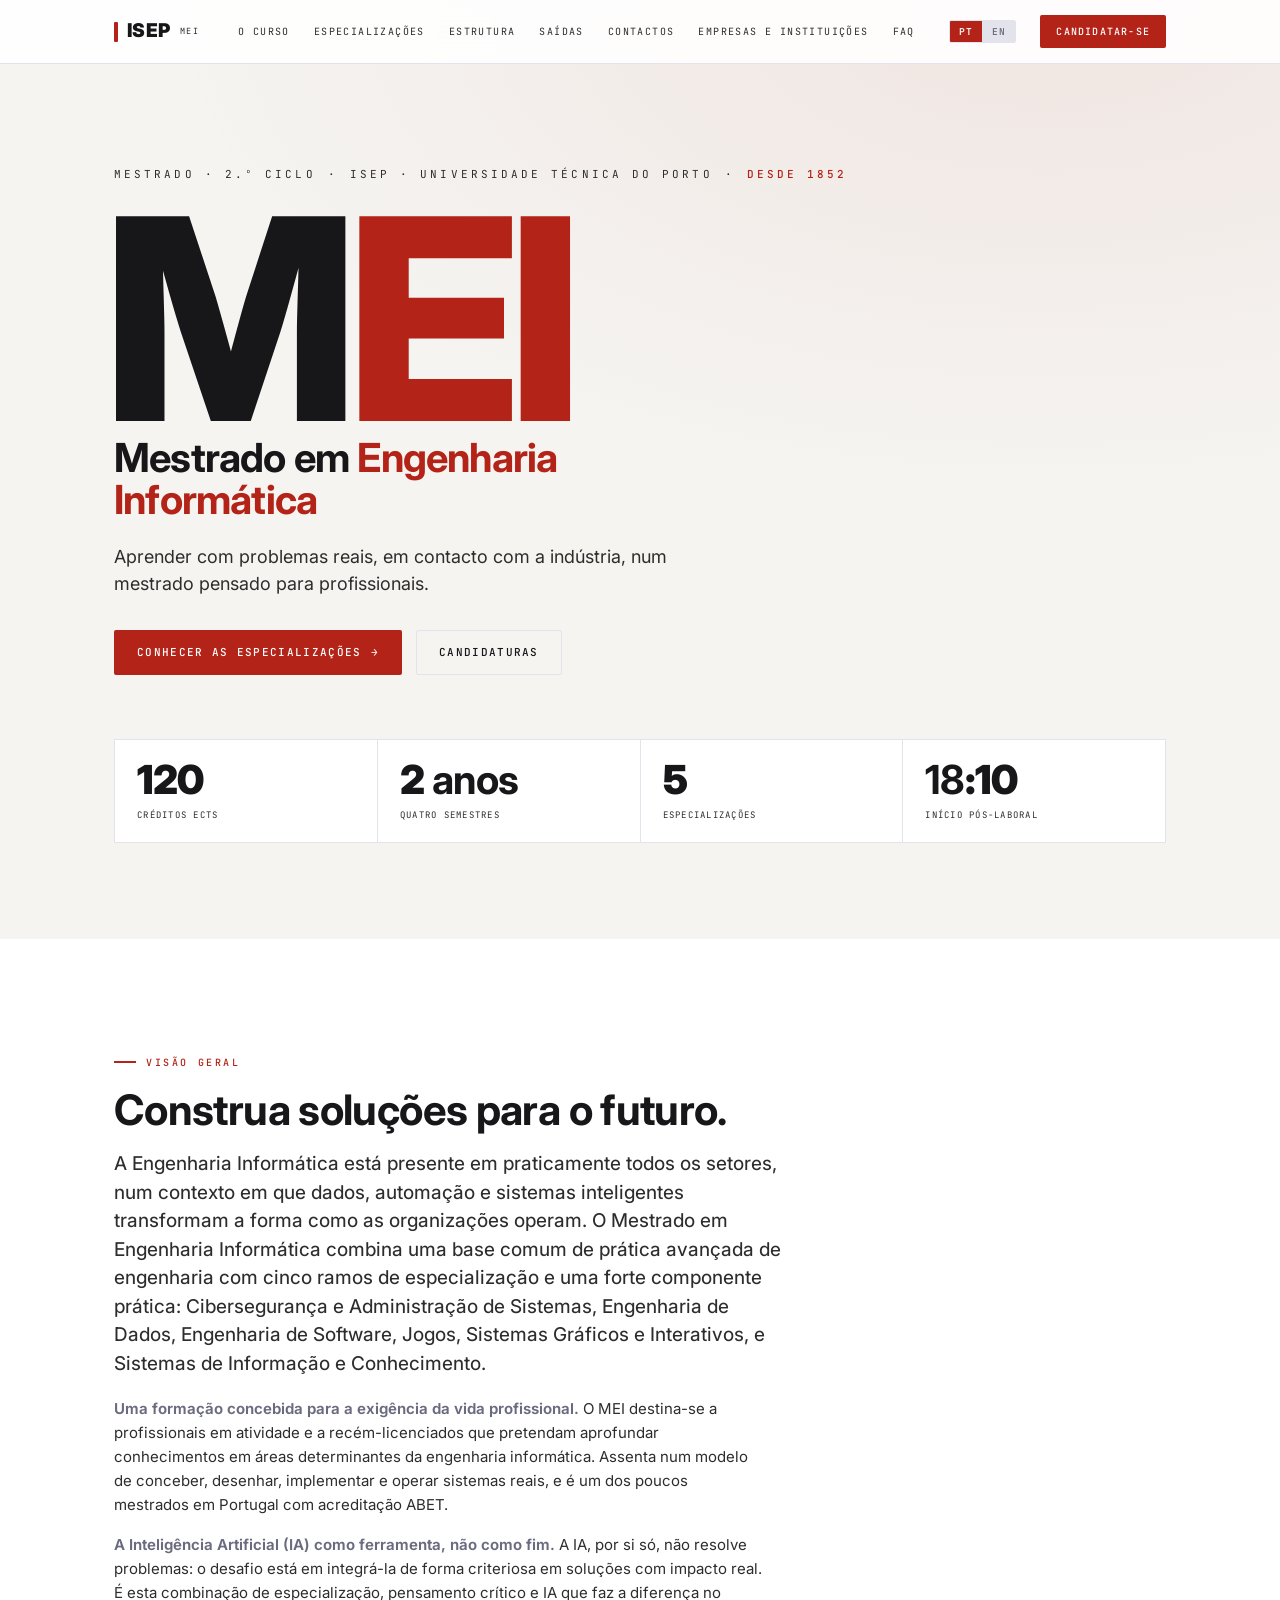
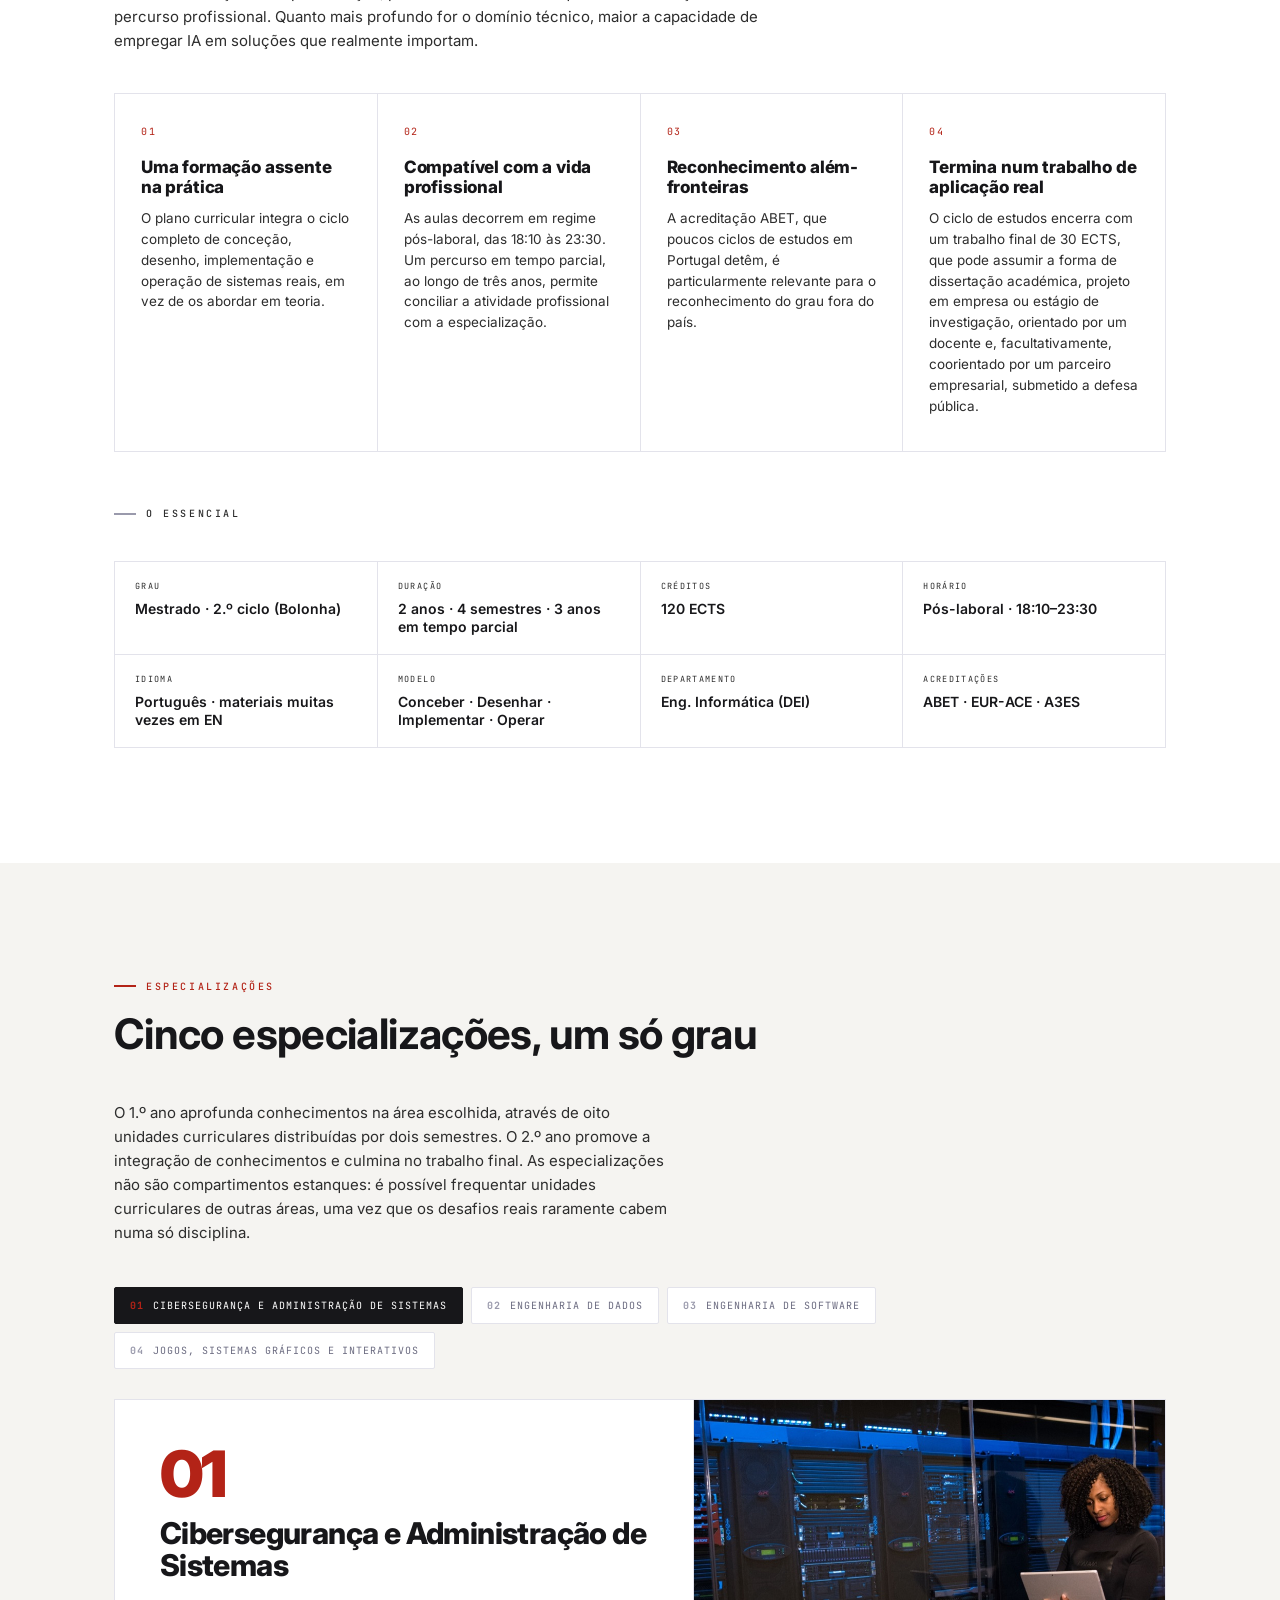
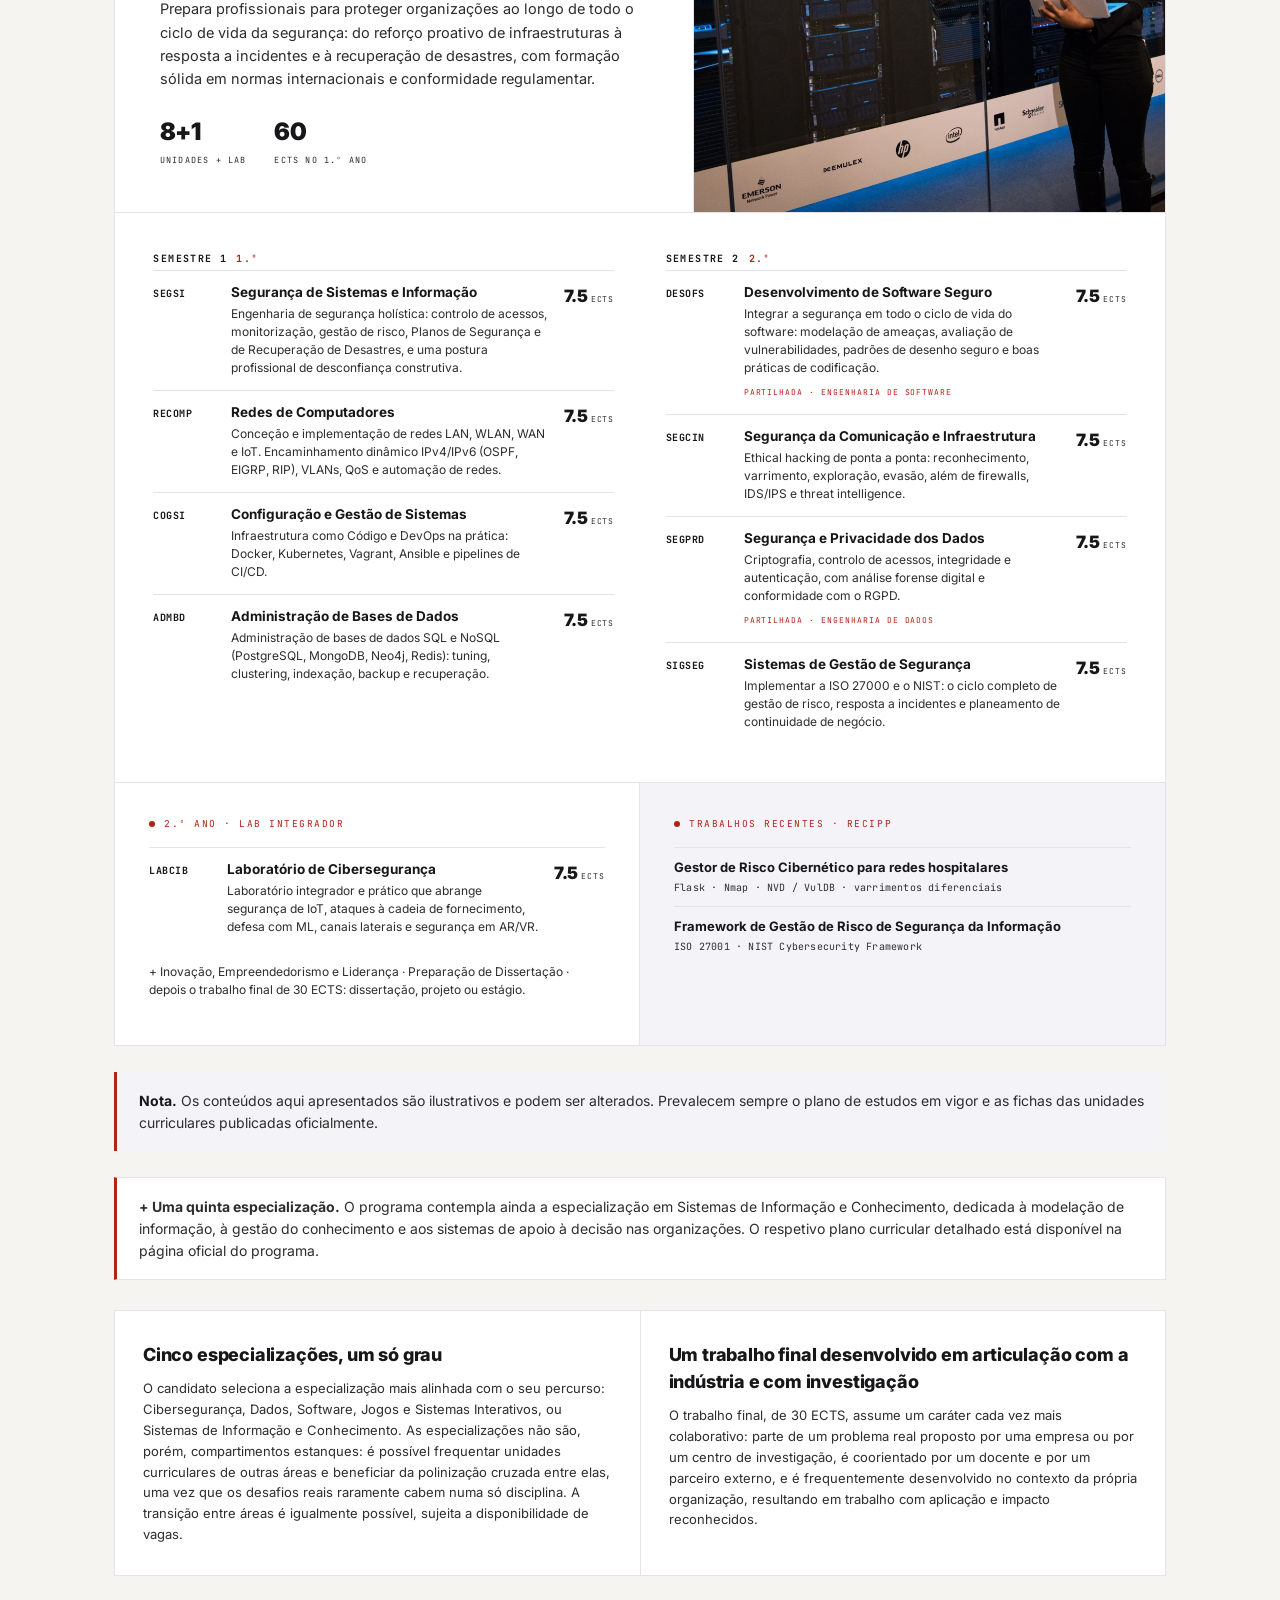
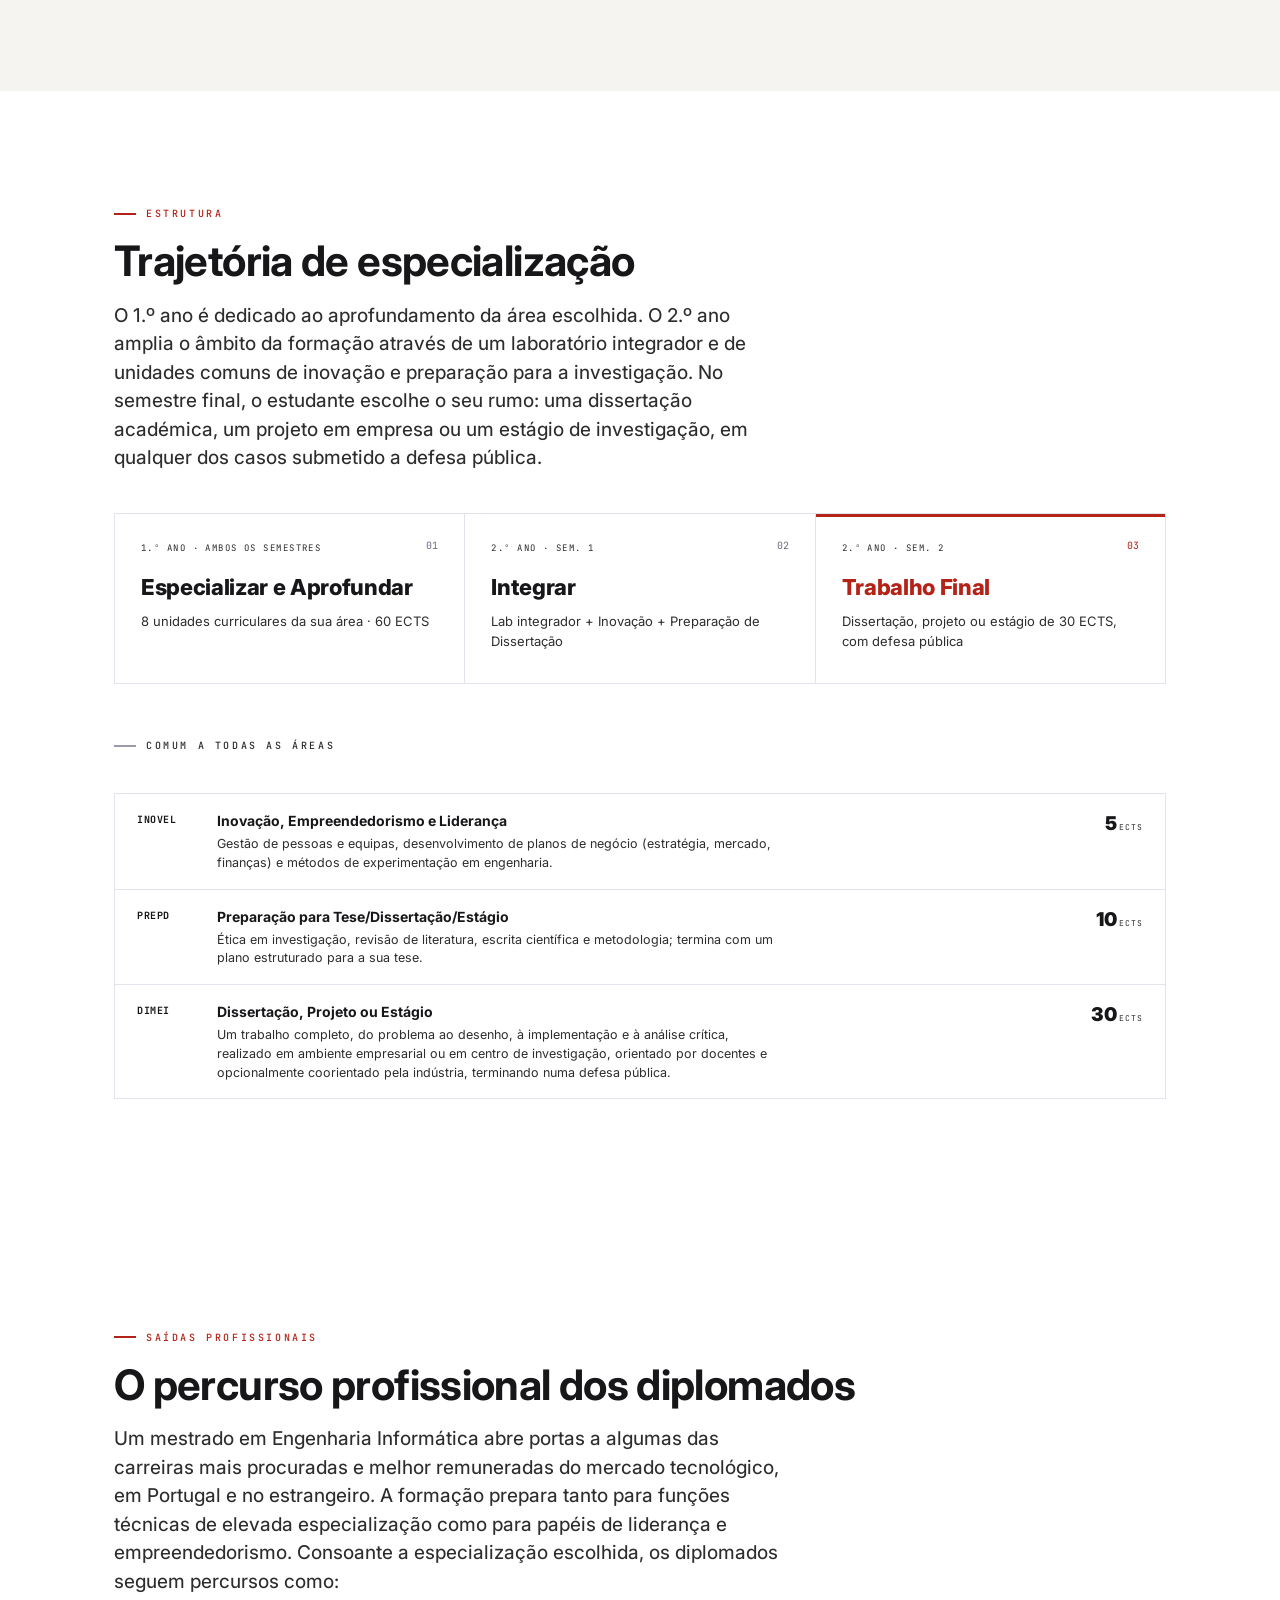
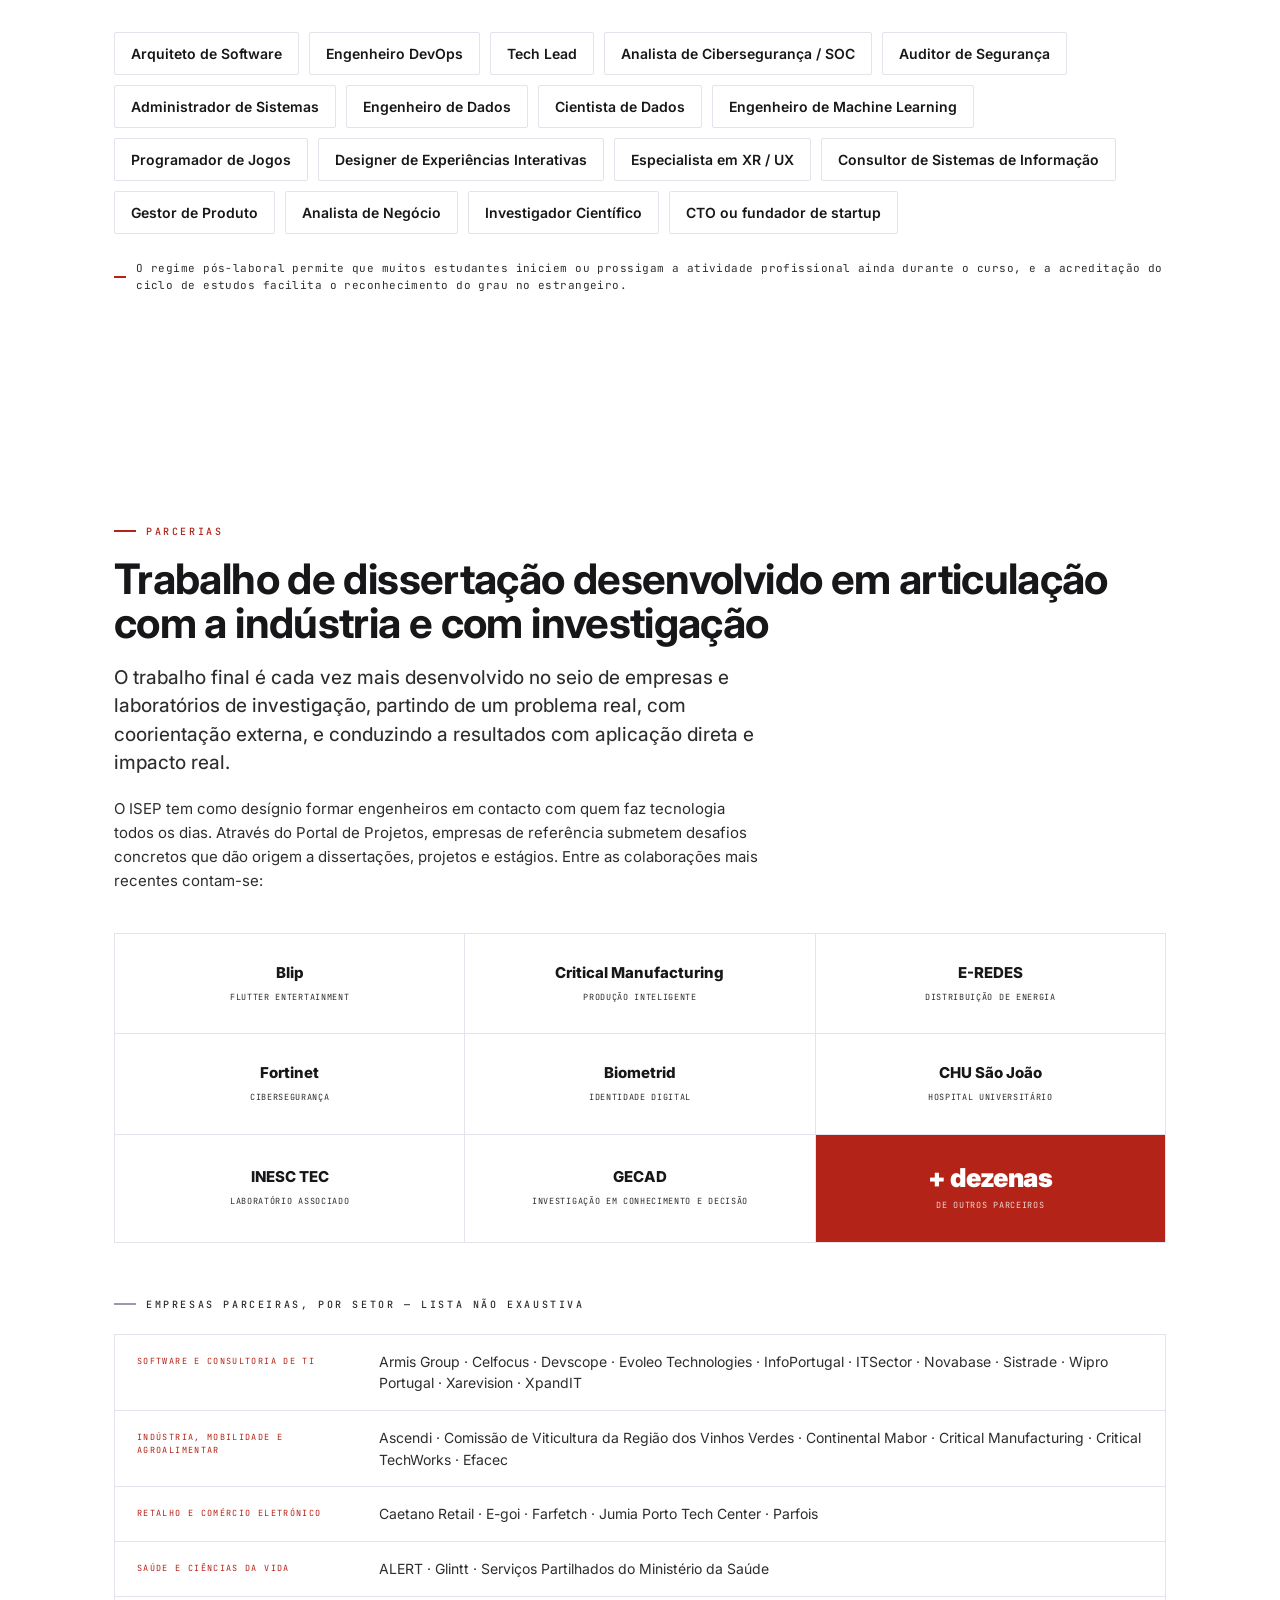
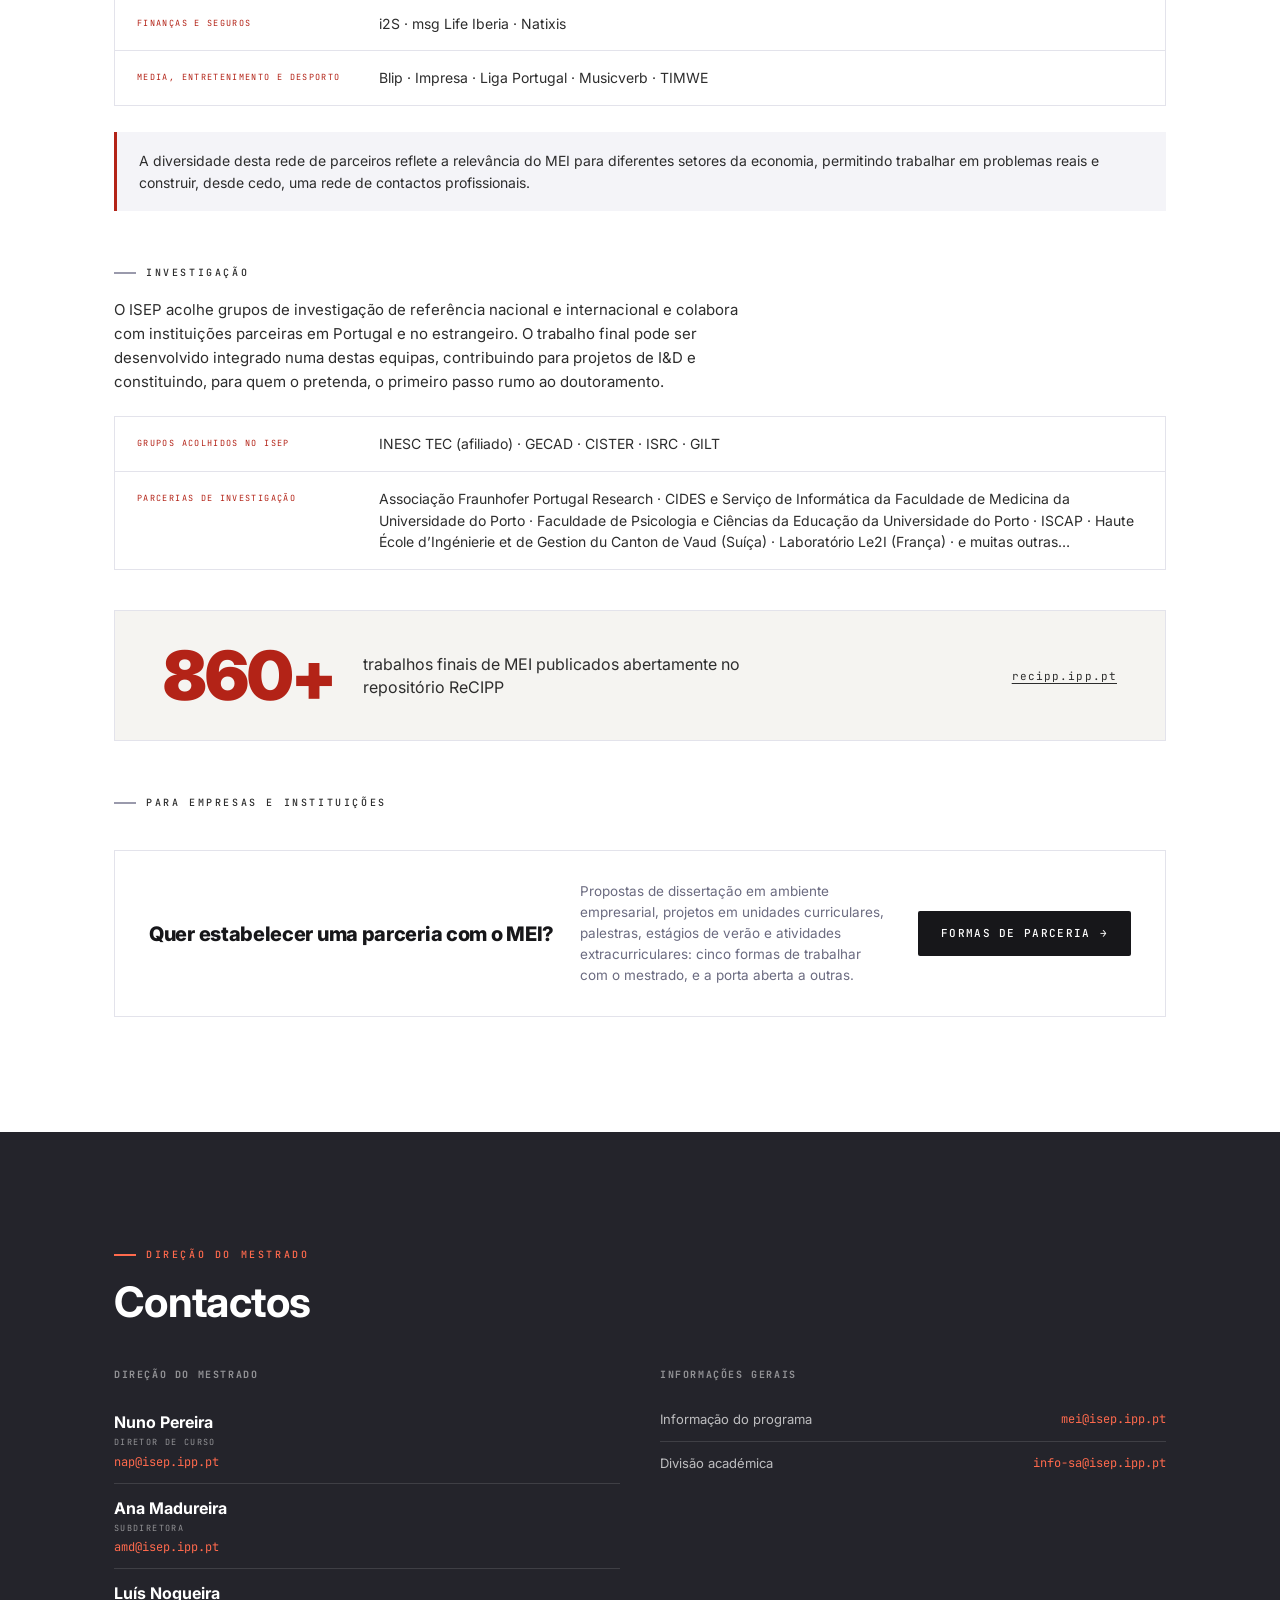
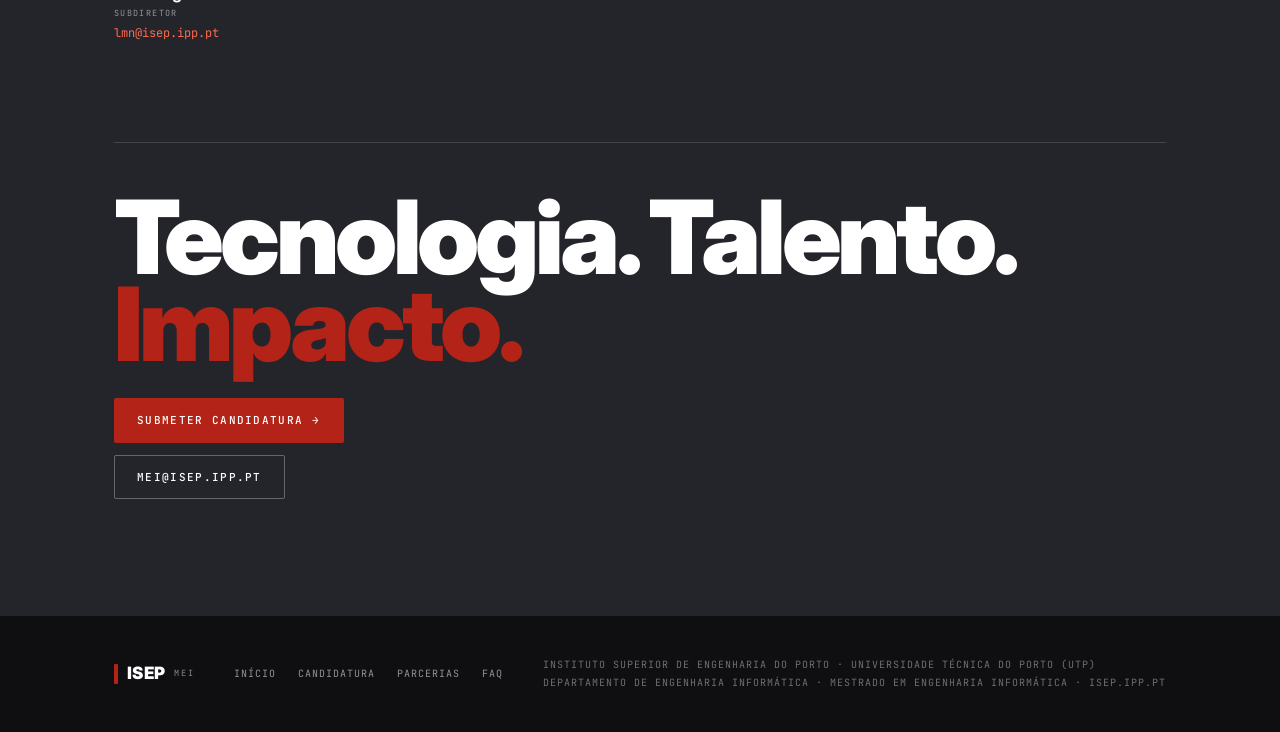
<file: index.html>
<!DOCTYPE html>
<html lang="pt">
<head>
<meta charset="utf-8">
<meta name="viewport" content="width=device-width, initial-scale=1">
<title data-i18n="meta.home">MEI · Mestrado em Engenharia Informática · ISEP</title>
<meta name="description" data-i18n-attr="content:meta.homeDesc" content="">
<link rel="icon" href="favicon.ico" sizes="32x32">
<link rel="apple-touch-icon" href="assets/apple-touch-icon.png">
<link rel="stylesheet" href="styles.css">
<link rel="stylesheet" href="site.css">
</head>
<body data-page="home">

<div id="site-nav"></div>

<!-- ============ HERO ============ -->
<section class="hero" id="top">
  <div class="hero__hatch"></div>
  <div class="hero__inner">
    <div class="hero__kicker reveal in">
      <span data-i18n="hero.k1"></span><span>·</span><span data-i18n="hero.k2"></span><span>·</span><b data-i18n="hero.k3"></b>
    </div>
    <h1 class="hero__mei reveal in" data-d="1">M<span>EI</span></h1>
    <p class="hero__title reveal in" data-d="2" data-i18n="hero.title"></p>
    <p class="hero__intro reveal in" data-d="3" data-i18n="hero.intro"></p>
    <div class="hero__actions reveal in" data-d="3">
      <a class="btn btn--primary" href="#especializacoes"><span data-i18n="hero.ctaSpec"></span> <span class="arr">→</span></a>
      <a class="btn btn--ghost-light" href="candidatura.html" data-i18n="hero.ctaApply"></a>
    </div>
    <div class="hero__stats reveal in" data-d="3">
      <div class="hero__stat"><div class="n">120</div><div class="l" data-i18n="hero.s1"></div></div>
      <div class="hero__stat"><div class="n" data-i18n="hero.s2n"></div><div class="l" data-i18n="hero.s2"></div></div>
      <div class="hero__stat"><div class="n">5</div><div class="l" data-i18n="hero.s3"></div></div>
      <div class="hero__stat"><div class="n"><b>18</b>:10</div><div class="l" data-i18n="hero.s4"></div></div>
    </div>
  </div>
  <div class="scrollcue"><span data-i18n="hero.scroll"></span><span class="ln"></span></div>
</section>

<!-- ============ O CURSO / PILLARS ============ -->
<section class="section" id="curso">
  <div class="wrap">
    <p class="eyebrow reveal" data-i18n="curso.eyebrow"></p>
    <h2 class="h-lg reveal" data-i18n="curso.h2"></h2>
    <p class="lead reveal" style="margin-top:18px;" data-i18n="curso.lead">A Engenharia Informática está presente em praticamente todos os setores, num contexto em que dados, automação e sistemas inteligentes transformam a forma como as organizações operam. O Mestrado em Engenharia Informática combina uma base comum de prática avançada de engenharia com cinco ramos de especialização e uma forte componente prática: Cibersegurança e Administração de Sistemas, Engenharia de Dados, Engenharia de Software, Jogos, Sistemas Gráficos e Interativos, e Sistemas de Informação e Conhecimento.</p>
    <p class="body reveal" style="margin-top:16px;max-width:72ch;" data-i18n="curso.p1"><span class="lede">Uma formação concebida para a exigência da vida profissional.</span> O MEI destina-se a profissionais em atividade e a recém-licenciados de elevado potencial que pretendam aprofundar uma das áreas mais determinantes da engenharia informática. Assenta num modelo de conceber, desenhar, implementar e operar sistemas reais, e é um dos poucos mestrados em Portugal com acreditação ABET.</p>
    <p class="body reveal" style="margin-top:16px;max-width:72ch;" data-i18n="curso.p2"><span class="lede">A Inteligência Artificial (IA) como ferramenta, não como fim.</span> Hoje, resolver problemas reais passa quase sempre por saber aplicar IA. Mas a IA, por si só, não resolve problemas: o desafio está em integrá-la de forma criteriosa em soluções com impacto real. É esta combinação de especialização, pensamento crítico e IA que faz a diferença no percurso profissional.</p>
    <div class="pillars" id="pillars"></div>
    <p class="eyebrow muted reveal" style="margin-top:54px;" data-i18n="curso.glance"></p>
    <div class="glance" id="glance"></div>
  </div>
</section>

<!-- ============ ESPECIALIZAÇÕES ============ -->
<section class="section spec" id="especializacoes">
  <div class="wrap">
    <div class="spec__head">
      <div>
        <p class="eyebrow reveal" data-i18n="spec.eyebrow"></p>
        <h2 class="h-lg reveal" data-i18n="spec.h2"></h2>
      </div>
      <p class="body reveal" style="margin-bottom:4px;" data-i18n="spec.body">O 1.º ano assegura o aprofundamento da área escolhida, através de oito unidades curriculares distribuídas por dois semestres. O 2.º ano promove a integração de conhecimentos e culmina no trabalho final. As especializações não são compartimentos estanques: é possível frequentar unidades curriculares de outras áreas, uma vez que os desafios reais raramente cabem numa só disciplina.</p>
    </div>
    <div class="spec__tabs reveal" id="specTabs" role="tablist"></div>
    <div id="specPanel"></div>
    <div class="callout reveal" data-i18n="spec.contentsNote"></div>
    <div class="fifth-note reveal" id="fifthNote"></div>
    <div class="adv reveal" id="adv"></div>
  </div>
</section>

<!-- ============ ESTRUTURA ============ -->
<section class="section" id="estrutura">
  <div class="wrap">
    <p class="eyebrow reveal" data-i18n="estrutura.eyebrow"></p>
    <h2 class="h-lg reveal" data-i18n="estrutura.h2"></h2>
    <p class="lead reveal" style="margin-top:18px;" data-i18n="estrutura.lead">O 1.º ano é dedicado ao aprofundamento da área escolhida. O 2.º ano amplia o âmbito da formação através de um laboratório integrador e de unidades comuns de inovação e preparação para a investigação. No semestre final, o estudante escolhe o seu rumo: uma dissertação académica, um projeto em empresa ou um estágio de investigação, em qualquer dos casos submetido a defesa pública.</p>
    <div class="arc reveal">
      <div class="arc__cell"><div class="arc__step">01</div><div class="arc__sem" data-i18n="estrutura.a1sem"></div><div class="arc__big" data-i18n="estrutura.a1big"></div><div class="arc__sub" data-i18n="estrutura.a1sub"></div></div>
      <div class="arc__cell"><div class="arc__step">02</div><div class="arc__sem" data-i18n="estrutura.a2sem"></div><div class="arc__big" data-i18n="estrutura.a2big"></div><div class="arc__sub" data-i18n="estrutura.a2sub"></div></div>
      <div class="arc__cell accent"><div class="arc__step">03</div><div class="arc__sem" data-i18n="estrutura.a3sem"></div><div class="arc__big" data-i18n="estrutura.a3big"></div><div class="arc__sub" data-i18n="estrutura.a3sub"></div></div>
    </div>
    <p class="eyebrow muted reveal" style="margin-top:54px;" data-i18n="estrutura.common"></p>
    <div class="common" id="common"></div>
  </div>
</section>

<!-- ============ SAÍDAS ============ -->
<section class="section" id="saidas">
  <div class="wrap">
    <p class="eyebrow reveal" data-i18n="saidas.eyebrow"></p>
    <h2 class="h-lg reveal" data-i18n="saidas.h2"></h2>
    <p class="lead reveal" id="careersLead" style="margin-top:18px;"></p>
    <div class="chips reveal" id="chips"></div>
    <div class="careers__note reveal" id="careersNote"></div>
  </div>
</section>

<!-- ============ PARCEIROS ============ -->
<section class="section partners" id="parceiros">
  <div class="wrap">
    <p class="eyebrow reveal" data-i18n="parceiros.eyebrow"></p>
    <h2 class="h-lg reveal" data-i18n="parceiros.h2"></h2>
    <p class="lead reveal" style="margin-top:18px;" data-i18n="parceiros.lead">O trabalho final é cada vez mais desenvolvido no seio de empresas e laboratórios de investigação, partindo de um problema real, com coorientação externa, e conduzindo a resultados com aplicação e impacto reconhecidos.</p>
    <p class="body reveal" id="partnersLead" style="margin-top:16px;max-width:72ch;"></p>
    <div class="partner-wall" id="partnerWall"></div>

    <p class="eyebrow muted reveal" style="margin-top:54px;" data-i18n="parceiros.sectors"></p>
    <div class="sectors reveal" id="sectors"></div>
    <div class="callout reveal" id="sectorsNote"></div>

    <p class="eyebrow muted reveal" style="margin-top:54px;" data-i18n="parceiros.research"></p>
    <p class="body reveal" id="researchLead" style="margin-top:14px;max-width:72ch;"></p>
    <div class="sectors reveal" id="research"></div>

    <div class="repo reveal" id="repo"></div>

    <p class="eyebrow muted reveal" style="margin-top:54px;" data-i18n="parceiros.coopEyebrow"></p>
    <div class="coop-teaser reveal">
      <div class="coop-teaser__t" data-i18n="parceiros.coopH"></div>
      <div class="coop-teaser__d" data-i18n="parceiros.coopD"></div>
      <a class="btn btn--dark" href="cooperacao.html"><span data-i18n="parceiros.coopCta"></span> <span class="arr">→</span></a>
    </div>
  </div>
</section>

<!-- ============ CONTACTOS / CLOSING ============ -->
<section class="section closing" id="contactos">
  <div class="wrap">
    <p class="eyebrow reveal" data-i18n="contactos.eyebrow"></p>
    <h2 class="h-lg reveal" style="color:#fff;" data-i18n="contactos.h2"></h2>
    <div class="contact-grid reveal" id="contactGrid"></div>
    <div class="closing__cta reveal">
      <div class="closing__big" data-i18n="contactos.closingBig"></div>
      <div class="closing__actions">
        <a class="btn btn--primary" href="candidatura.html"><span data-i18n="contactos.ctaApply"></span> <span class="arr">→</span></a>
        <a class="btn btn--ghost-light" href="mailto:mei@isep.ipp.pt">mei@isep.ipp.pt</a>
      </div>
    </div>
  </div>
</section>

<!-- ============ FOOTER ============ -->
<div id="site-footer"></div>

<script src="content.js"></script>
<script src="content.en.js"></script>
<script src="i18n.js"></script>
<script src="nav.js"></script>
<script src="reveal.js"></script>
<script src="render.js"></script>
<script src="anchors.js"></script>
</body>
</html>
</file>
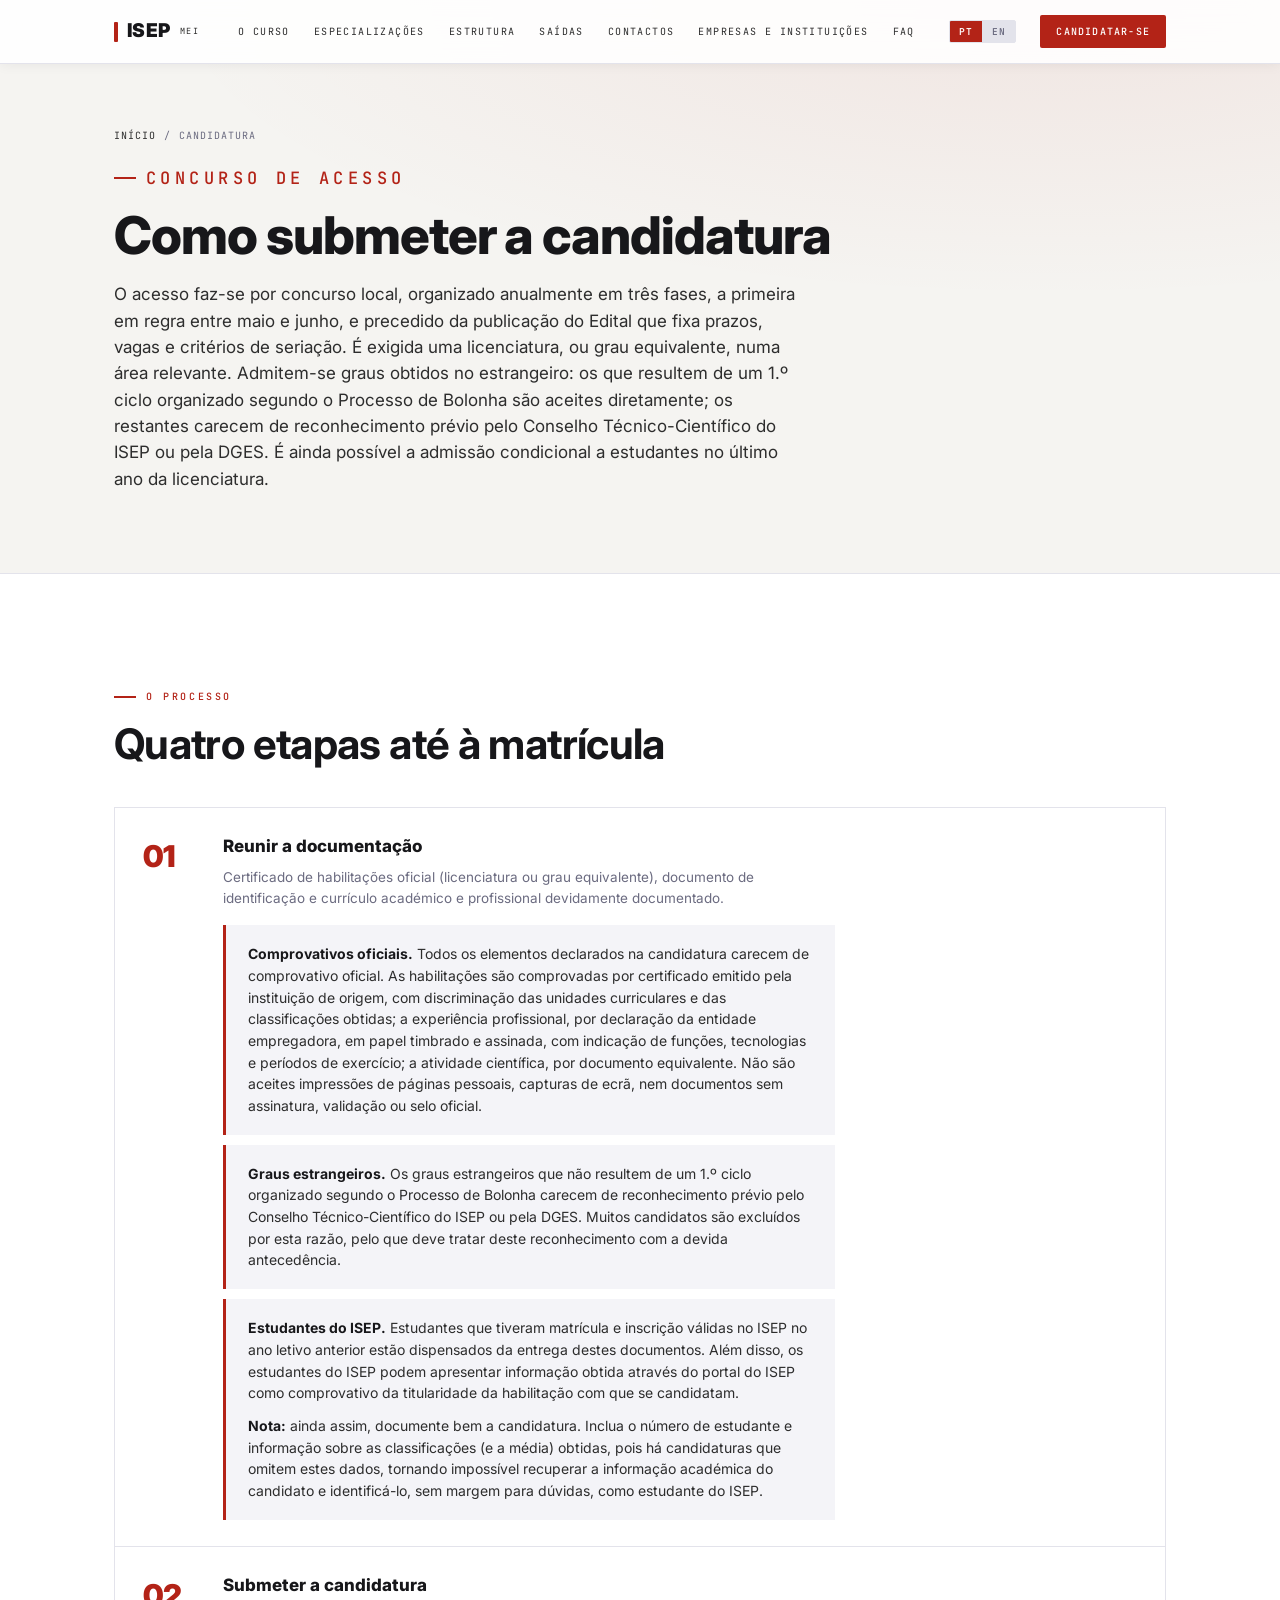
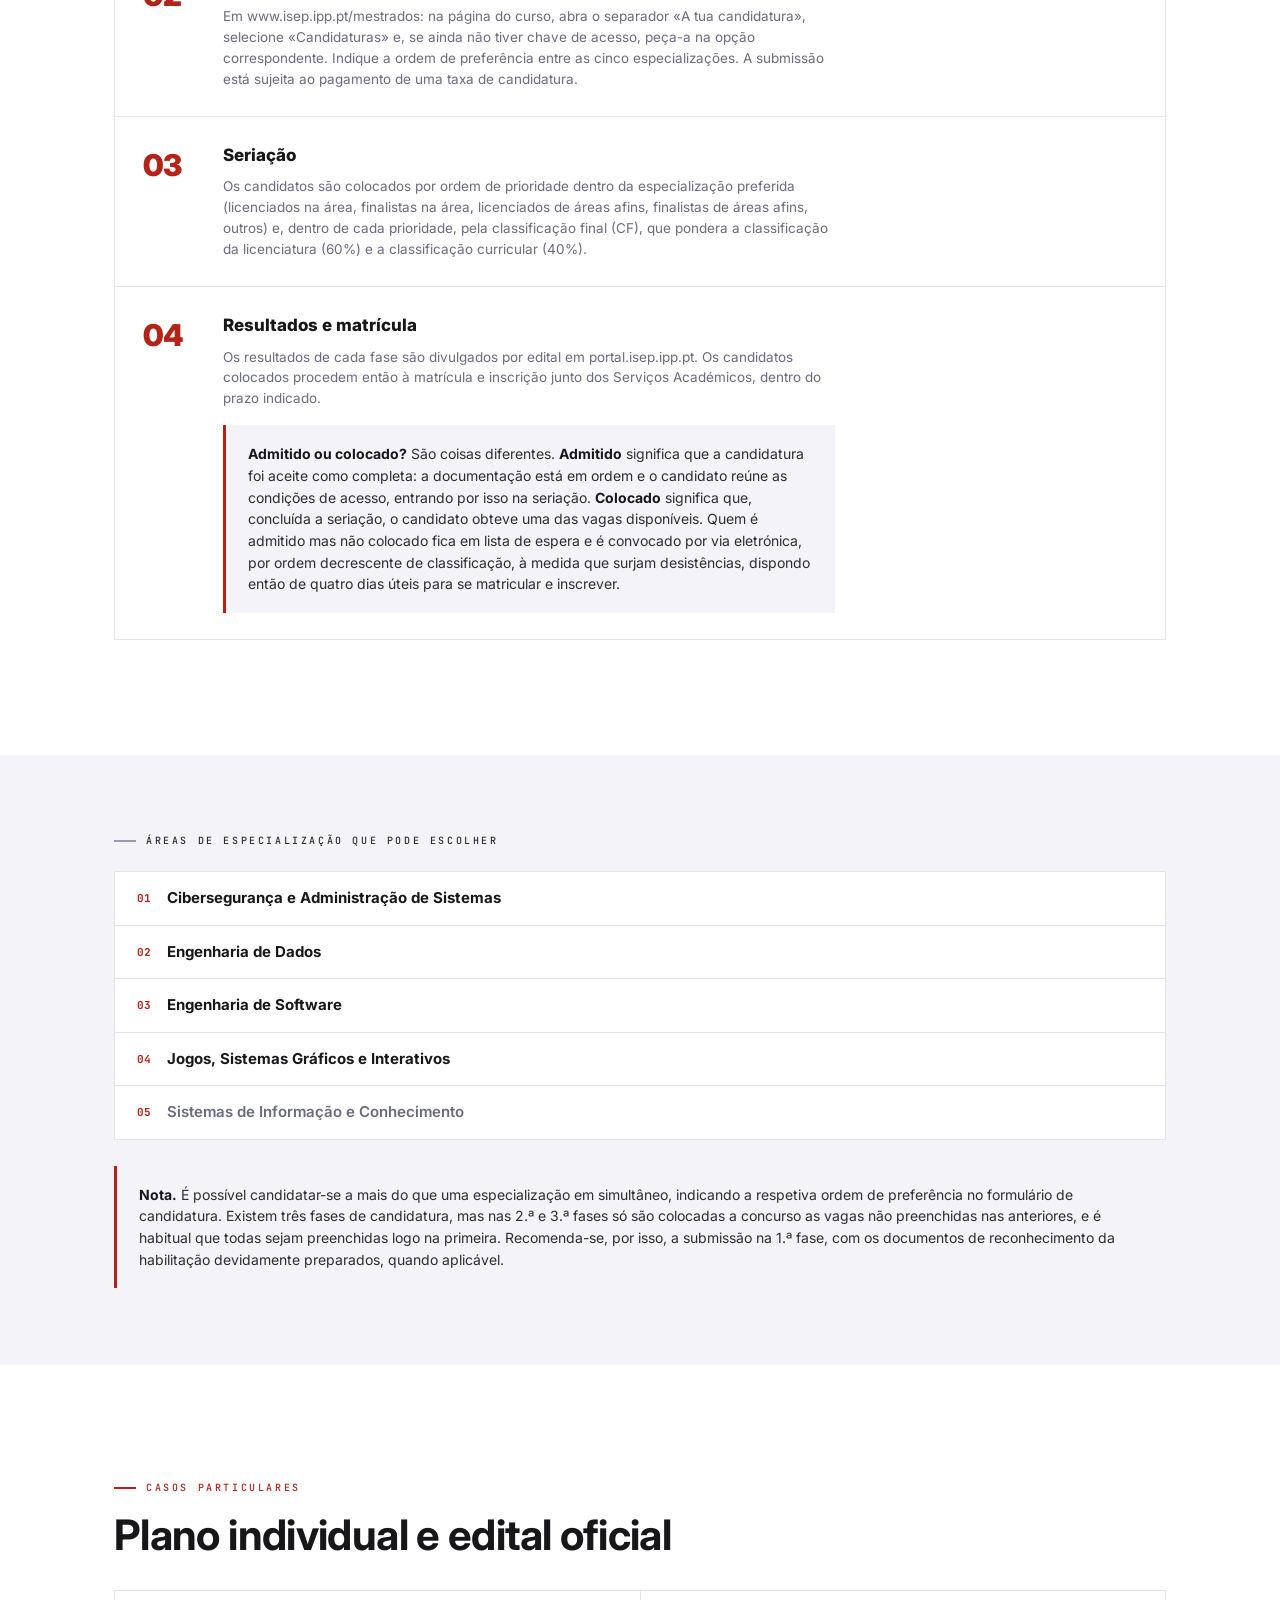
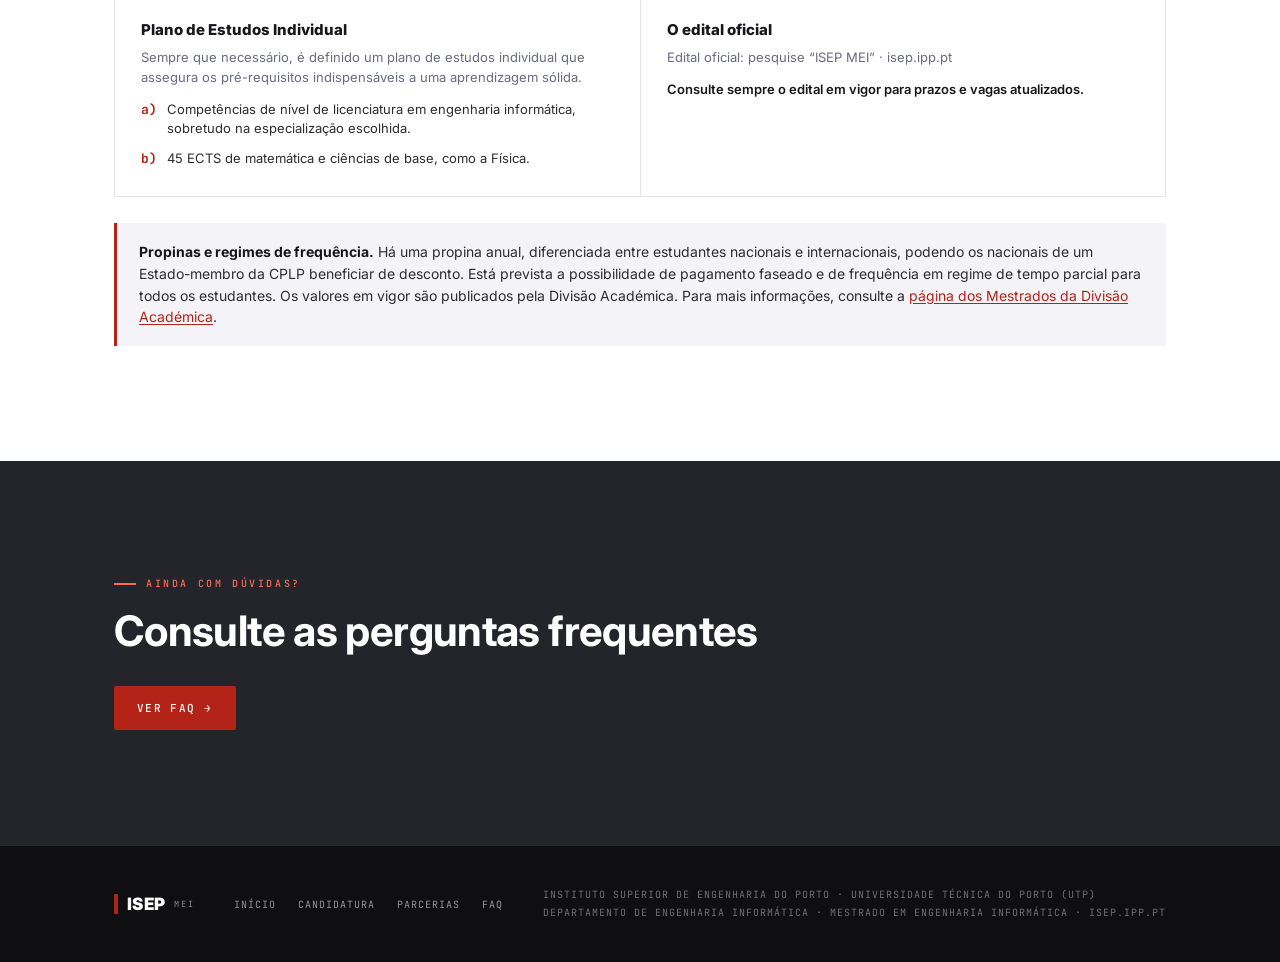
<file: candidatura.html>
<!DOCTYPE html>
<html lang="pt">
<head>
<meta charset="utf-8">
<meta name="viewport" content="width=device-width, initial-scale=1">
<title data-i18n="meta.cand">Candidatura · MEI · ISEP</title>
<meta name="description" data-i18n-attr="content:meta.candDesc" content="">
<link rel="icon" href="favicon.ico" sizes="32x32">
<link rel="apple-touch-icon" href="assets/apple-touch-icon.png">
<link rel="stylesheet" href="styles.css">
<link rel="stylesheet" href="site.css">
</head>
<body data-page="candidatura">

<div id="site-nav"></div>

<section class="subhero" id="top">
  <div class="subhero__hatch"></div>
  <div class="wrap subhero__inner">
    <div class="crumb"><a href="index.html" data-i18n="cand.crumbHome"></a><span>/</span><span data-i18n="cand.crumb"></span></div>
    <p class="eyebrow reveal in" data-i18n="cand.eyebrow"></p>
    <h1 class="reveal in" data-d="1" data-i18n="cand.h1"></h1>
    <p class="reveal in" id="admIntro" data-d="2"></p>
  </div>
</section>

<section class="section" id="processo">
  <div class="wrap">
    <p class="eyebrow reveal" data-i18n="cand.stepsEyebrow"></p>
    <h2 class="h-lg reveal" data-i18n="cand.stepsH2"></h2>
    <div class="steps-list reveal" id="stepsList"></div>
  </div>
</section>

<section class="section section--tight" style="background:var(--soft);">
  <div class="wrap">
    <p class="eyebrow muted reveal" id="ramos" data-i18n="cand.branchesEyebrow"></p>
    <div class="branch-list reveal" id="branchList"></div>
    <div class="callout reveal" id="applyNote"></div>
  </div>
</section>

<section class="section" id="casos">
  <div class="wrap">
    <p class="eyebrow reveal" data-i18n="cand.caseEyebrow"></p>
    <h2 class="h-lg reveal" data-i18n="cand.caseH2"></h2>
    <div class="adm-two reveal" id="admTwo" style="margin-top:32px;"></div>
    <div class="callout reveal" id="feesNote"></div>
  </div>
</section>

<section class="section closing">
  <div class="wrap">
    <p class="eyebrow reveal" data-i18n="cand.closingEyebrow"></p>
    <h2 class="h-lg reveal" style="color:#fff;" data-i18n="cand.closingH2"></h2>
    <div class="closing__cta reveal" style="margin-top:32px;border-top:0;padding-top:0;">
      <div class="closing__actions">
        <a class="btn btn--primary" href="faq.html"><span data-i18n="cand.closingCta"></span> <span class="arr">→</span></a>
      </div>
    </div>
  </div>
</section>

<div id="site-footer"></div>

<script src="content.js"></script>
<script src="content.en.js"></script>
<script src="i18n.js"></script>
<script src="nav.js"></script>
<script src="reveal.js"></script>
<script src="candidatura.js"></script>
<script src="anchors.js"></script>
</body>
</html>
</file>
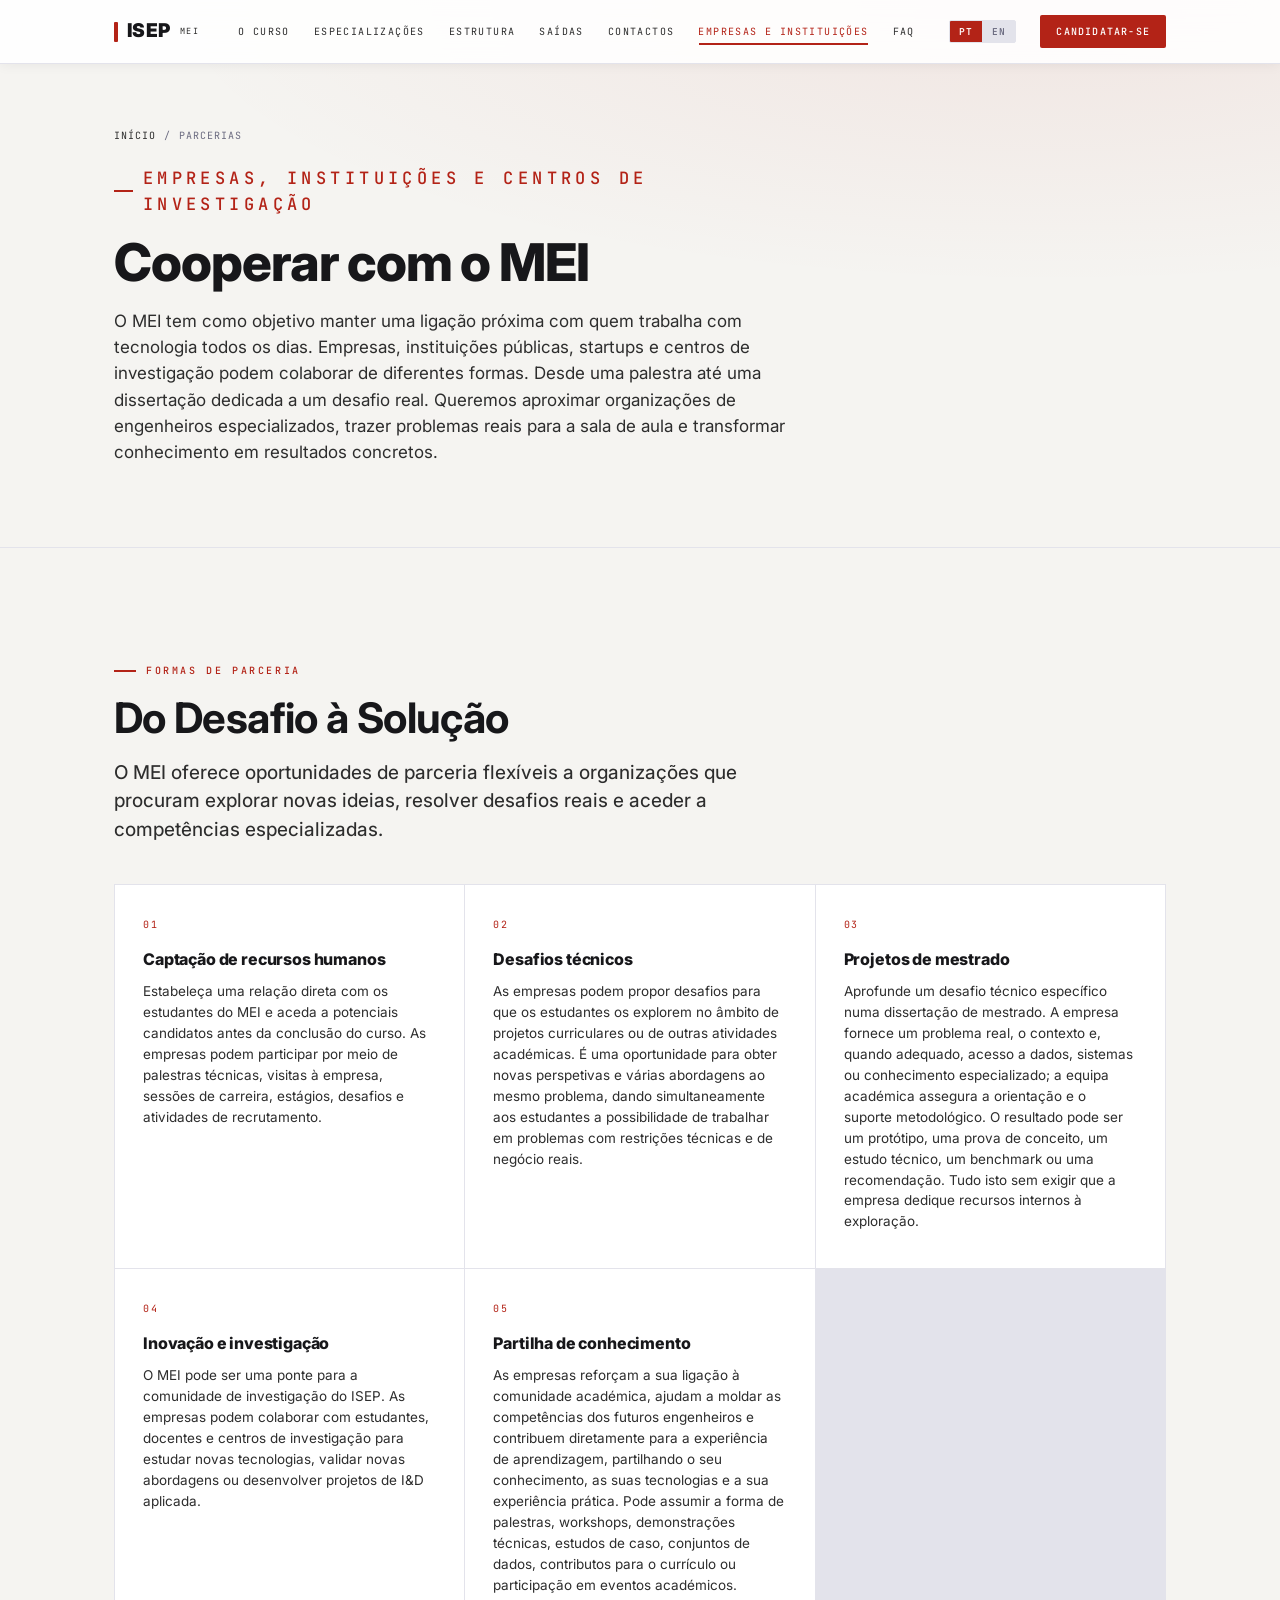
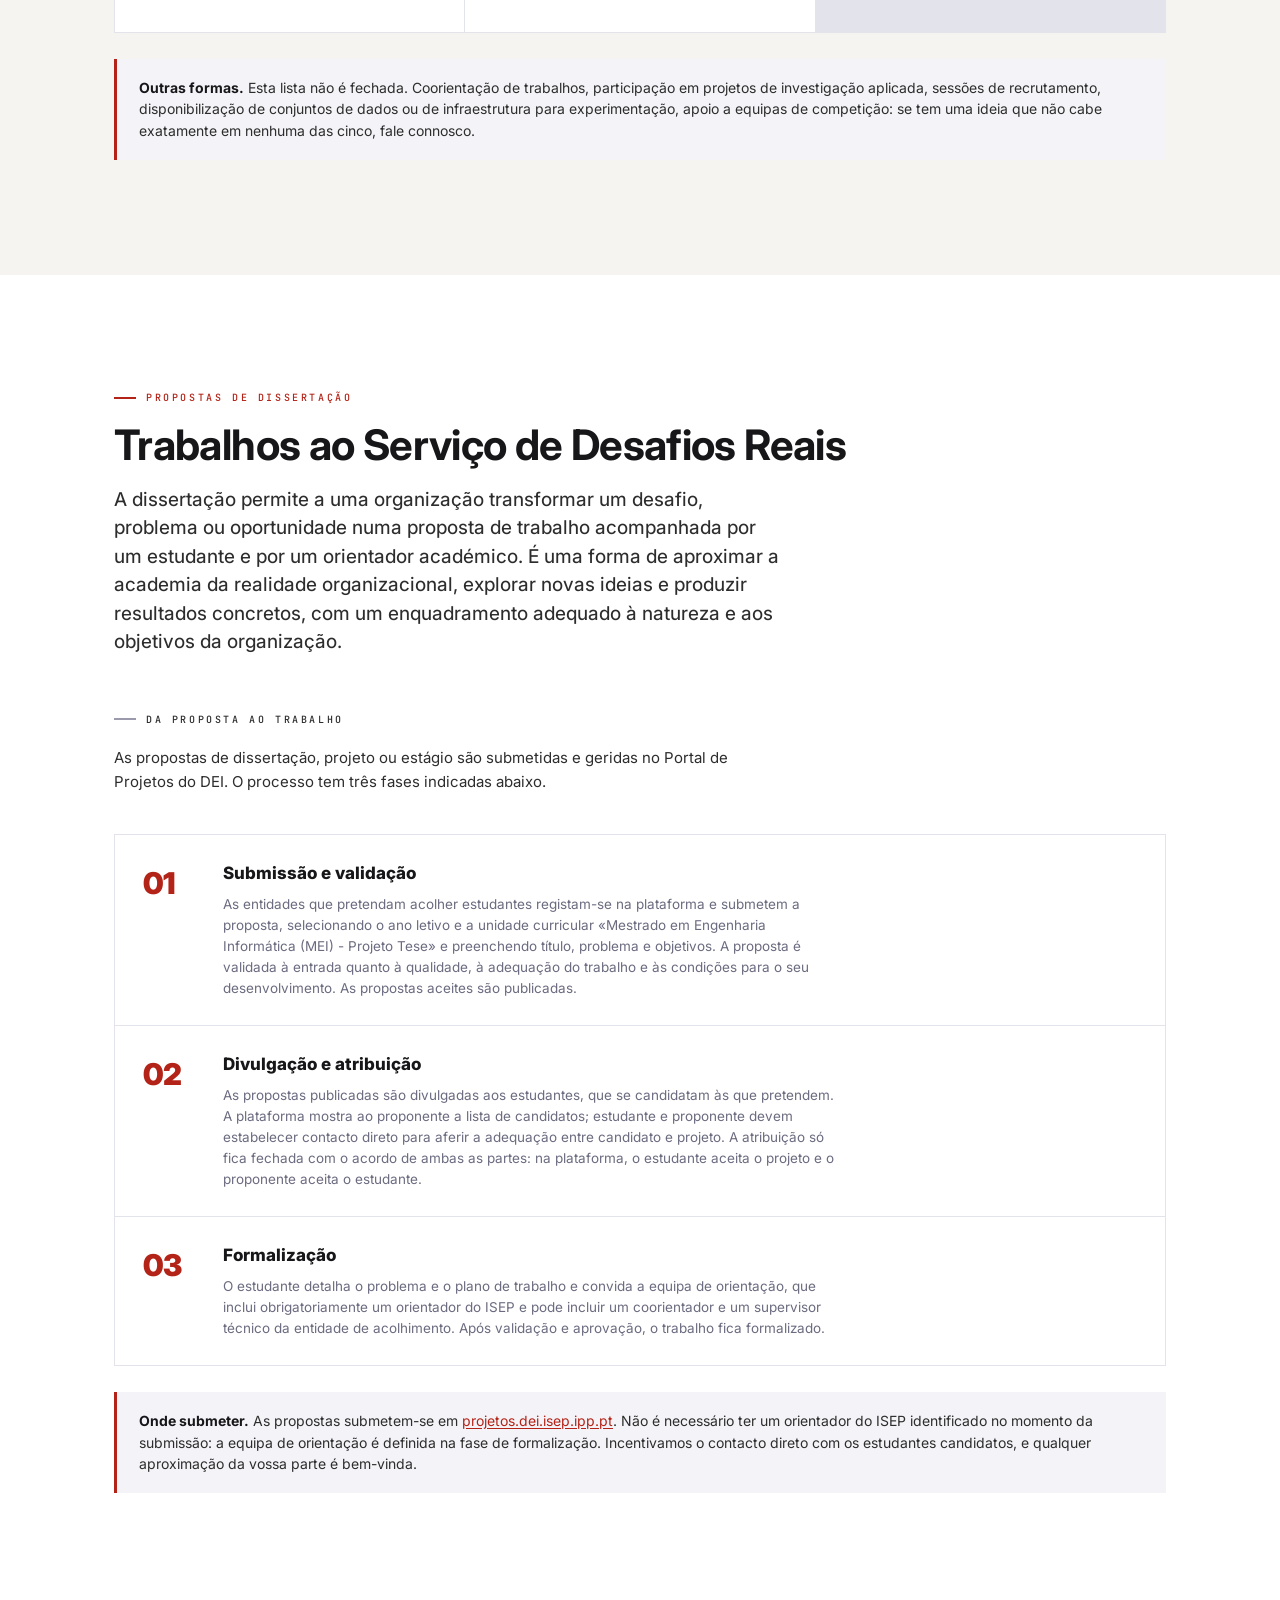
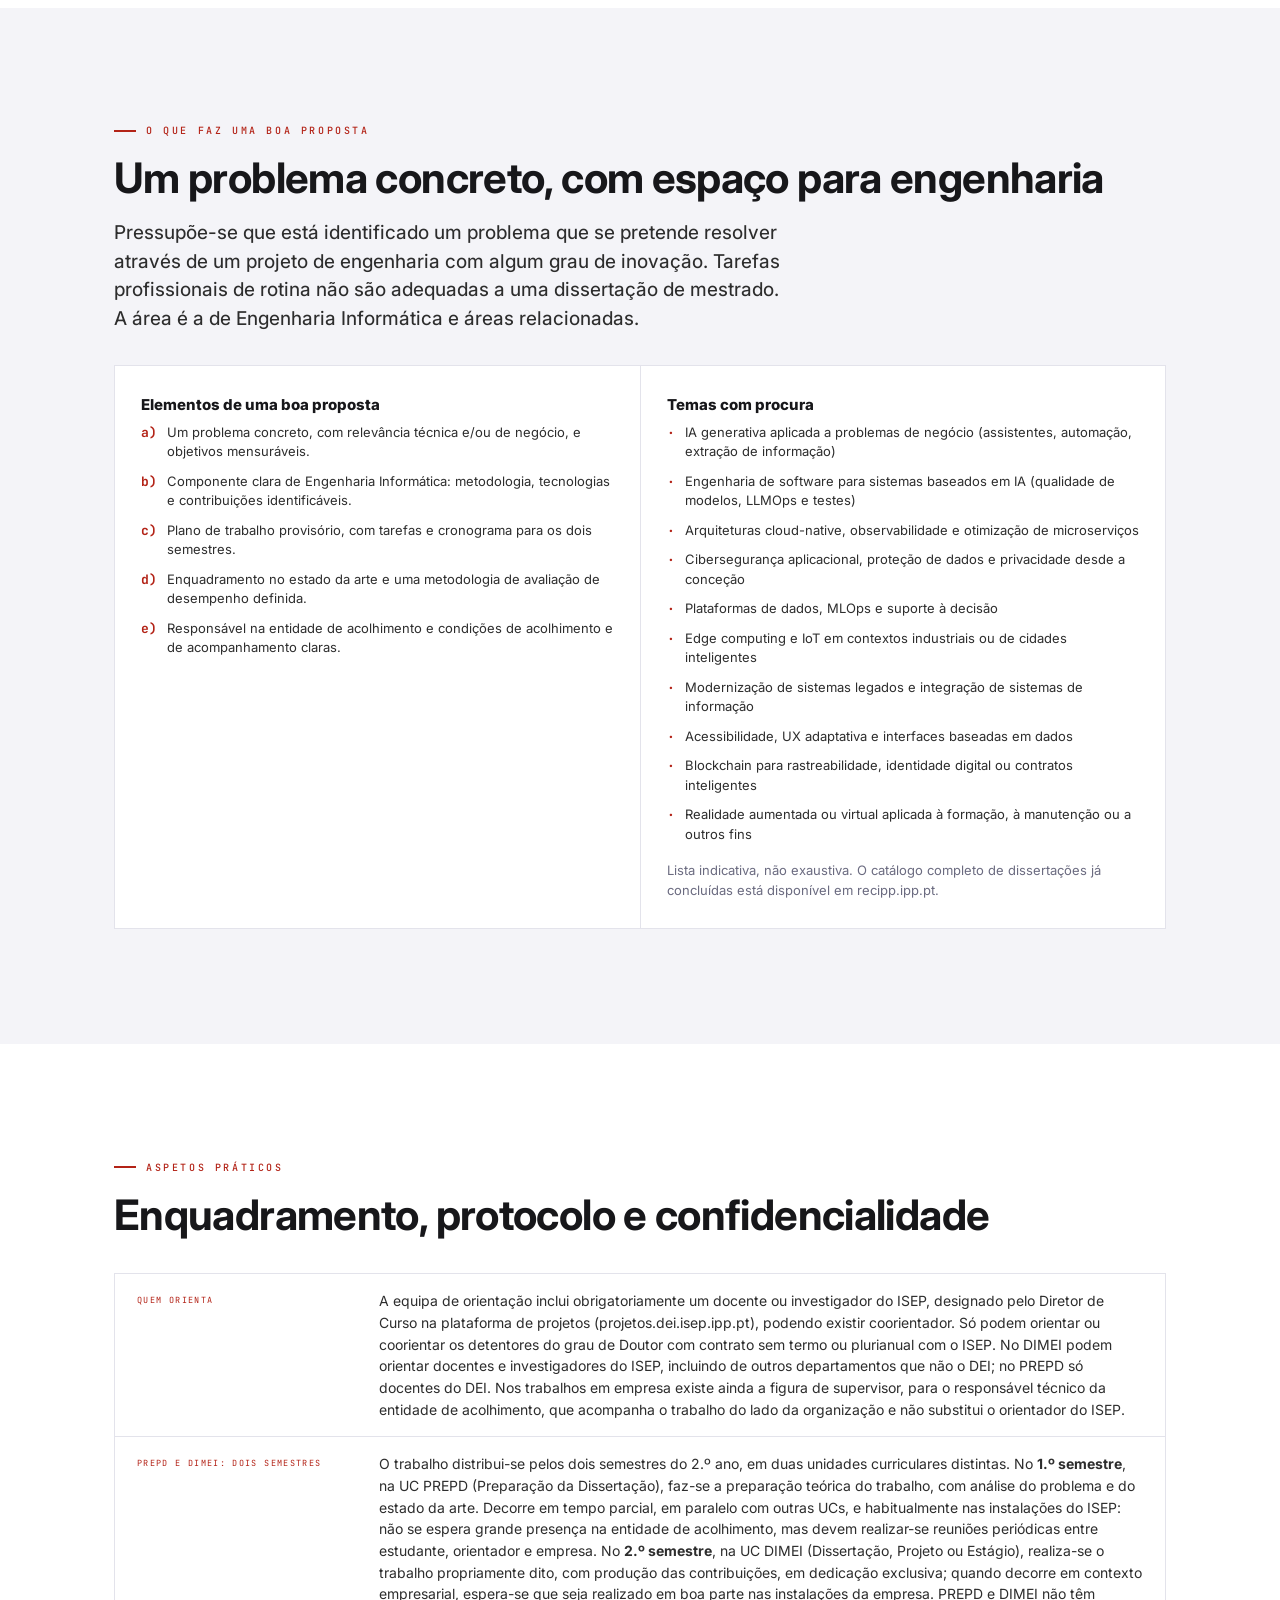
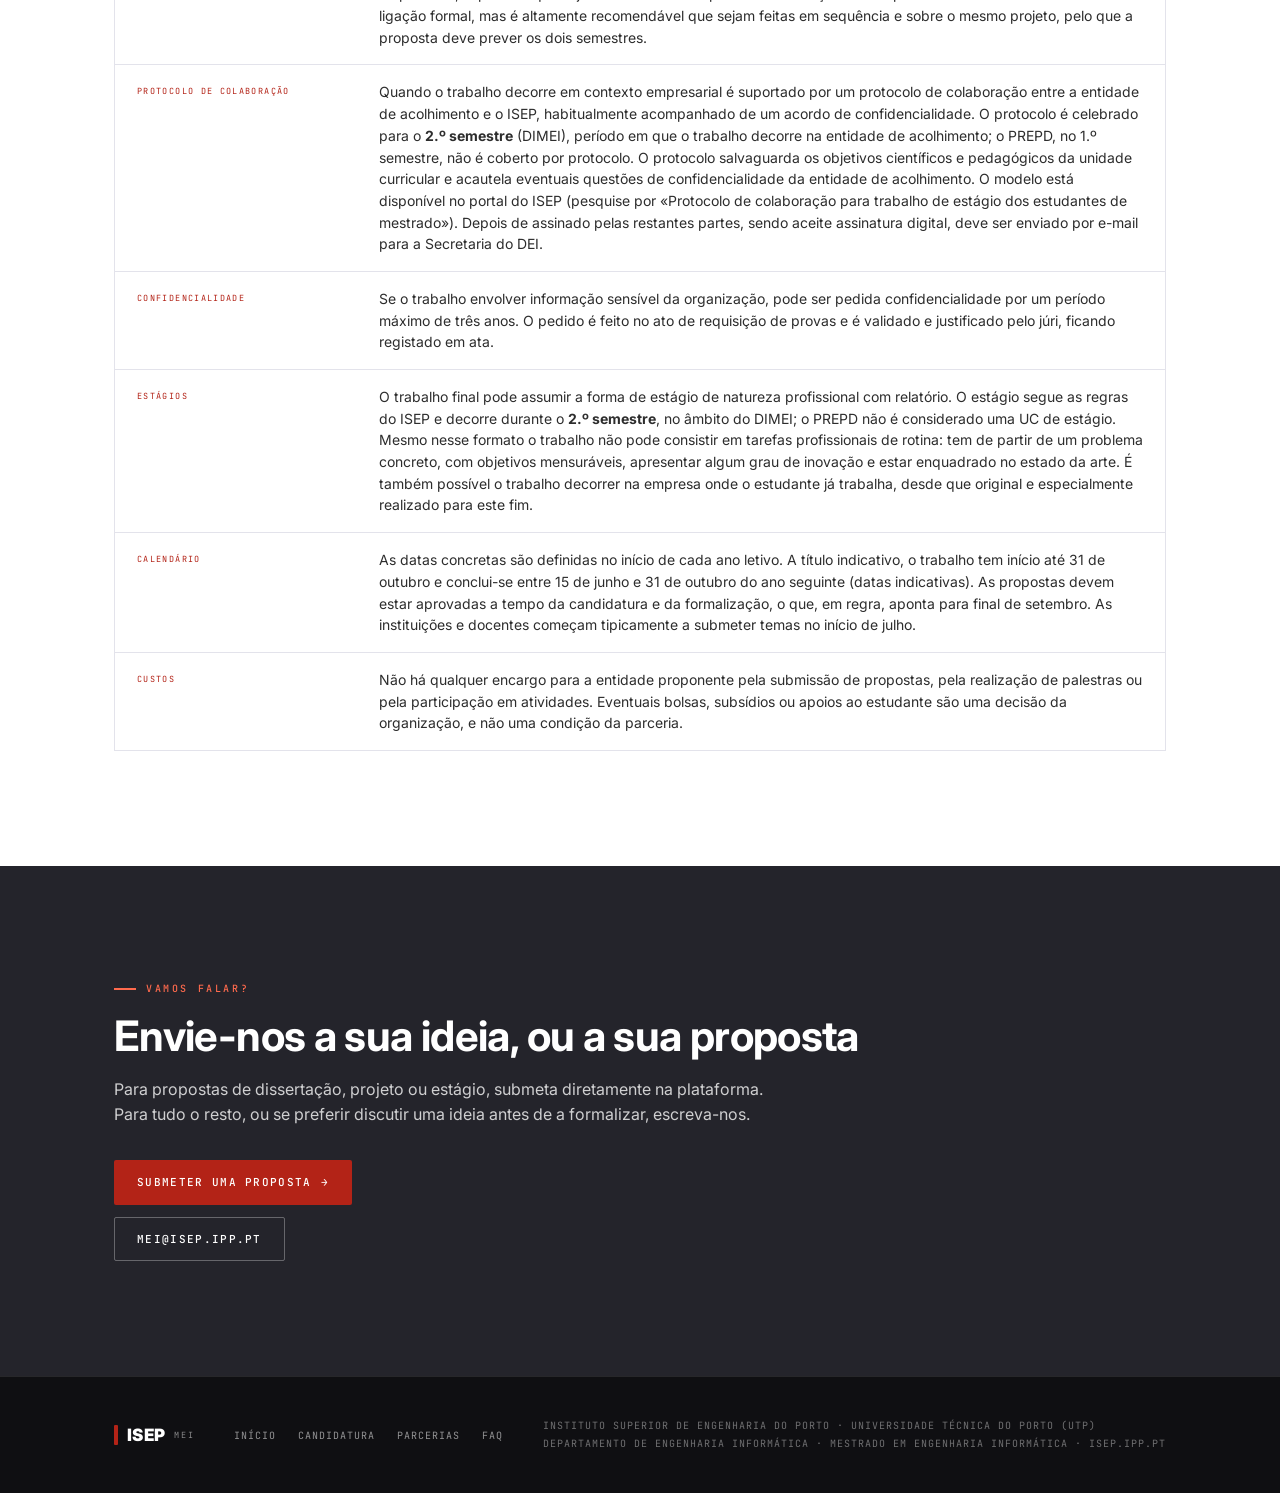
<file: cooperacao.html>
<!DOCTYPE html>
<html lang="pt">
<head>
<meta charset="utf-8">
<meta name="viewport" content="width=device-width, initial-scale=1">
<title data-i18n="meta.coop">Cooperação · MEI · ISEP</title>
<meta name="description" data-i18n-attr="content:meta.coopDesc" content="">
<link rel="icon" href="favicon.ico" sizes="32x32">
<link rel="apple-touch-icon" href="assets/apple-touch-icon.png">
<link rel="stylesheet" href="styles.css">
<link rel="stylesheet" href="site.css">
</head>
<body data-page="cooperacao">

<div id="site-nav"></div>

<section class="subhero" id="top">
  <div class="subhero__hatch"></div>
  <div class="wrap subhero__inner">
    <div class="crumb"><a href="index.html" data-i18n="coop.crumbHome"></a><span>/</span><span data-i18n="coop.crumb"></span></div>
    <p class="eyebrow reveal in" data-i18n="coop.eyebrow"></p>
    <h1 class="reveal in" data-d="1" data-i18n="coop.h1"></h1>
    <p class="reveal in" id="coopIntro" data-d="2"></p>
  </div>
</section>

<!-- ============ FORMAS DE PARCERIA ============ -->
<section class="section" id="formas" style="background:var(--soft-warm);">
  <div class="wrap">
    <p class="eyebrow reveal" data-i18n="coop.formsEyebrow"></p>
    <h2 class="h-lg reveal" data-i18n="coop.formsH2"></h2>
    <p class="lead reveal" id="coopFormsLead" style="margin-top:18px;"></p>
    <div class="coop-wall reveal" id="coopForms"></div>
    <div class="callout reveal" id="coopFormsNote"></div>
  </div>
</section>

<!-- ============ PROPOSTAS DE DISSERTAÇÃO ============ -->
<section class="section" id="propostas">
  <div class="wrap">
    <p class="eyebrow reveal" data-i18n="coop.proposalEyebrow"></p>
    <h2 class="h-lg reveal" data-i18n="coop.proposalH2"></h2>
    <p class="lead reveal" id="coopProposalLead" style="margin-top:18px;"></p>

    <p class="eyebrow muted reveal" id="processo" style="margin-top:54px;" data-i18n="coop.processEyebrow"></p>
    <p class="body reveal" id="coopProcessLead" style="margin-top:14px;max-width:72ch;"></p>
    <div class="steps-list reveal" id="coopSteps"></div>
    <div class="callout reveal" id="coopProposalNote"></div>
  </div>
</section>

<!-- ============ O QUE FAZ UMA BOA PROPOSTA ============ -->
<section class="section" id="boa-proposta" style="background:var(--soft);">
  <div class="wrap">
    <p class="eyebrow reveal" data-i18n="coop.goodEyebrow"></p>
    <h2 class="h-lg reveal" data-i18n="coop.goodH2"></h2>
    <p class="lead reveal" id="coopGoodLead" style="margin-top:18px;"></p>
    <div class="adm-two reveal" id="coopGood" style="margin-top:32px;"></div>
  </div>
</section>

<!-- ============ ASPETOS PRÁTICOS ============ -->
<section class="section" id="praticos">
  <div class="wrap">
    <p class="eyebrow reveal" data-i18n="coop.practicalEyebrow"></p>
    <h2 class="h-lg reveal" data-i18n="coop.practicalH2"></h2>
    <div class="sectors reveal" id="coopPractical" style="margin-top:36px;"></div>
  </div>
</section>

<!-- ============ CLOSING ============ -->
<section class="section closing" id="contactos">
  <div class="wrap">
    <p class="eyebrow reveal" data-i18n="coop.closingEyebrow"></p>
    <h2 class="h-lg reveal" style="color:#fff;" data-i18n="coop.closingH2"></h2>
    <p class="reveal" id="coopContactLead" style="margin-top:18px;max-width:66ch;color:rgba(255,255,255,.78);font-size:16px;line-height:1.6;"></p>
    <div class="closing__cta reveal" style="margin-top:32px;border-top:0;padding-top:0;">
      <div class="closing__actions" id="coopActions"></div>
    </div>
  </div>
</section>

<div id="site-footer"></div>

<script src="content.js"></script>
<script src="content.en.js"></script>
<script src="i18n.js"></script>
<script src="nav.js"></script>
<script src="reveal.js"></script>
<script src="cooperacao.js"></script>
<script src="anchors.js"></script>
</body>
</html>
</file>
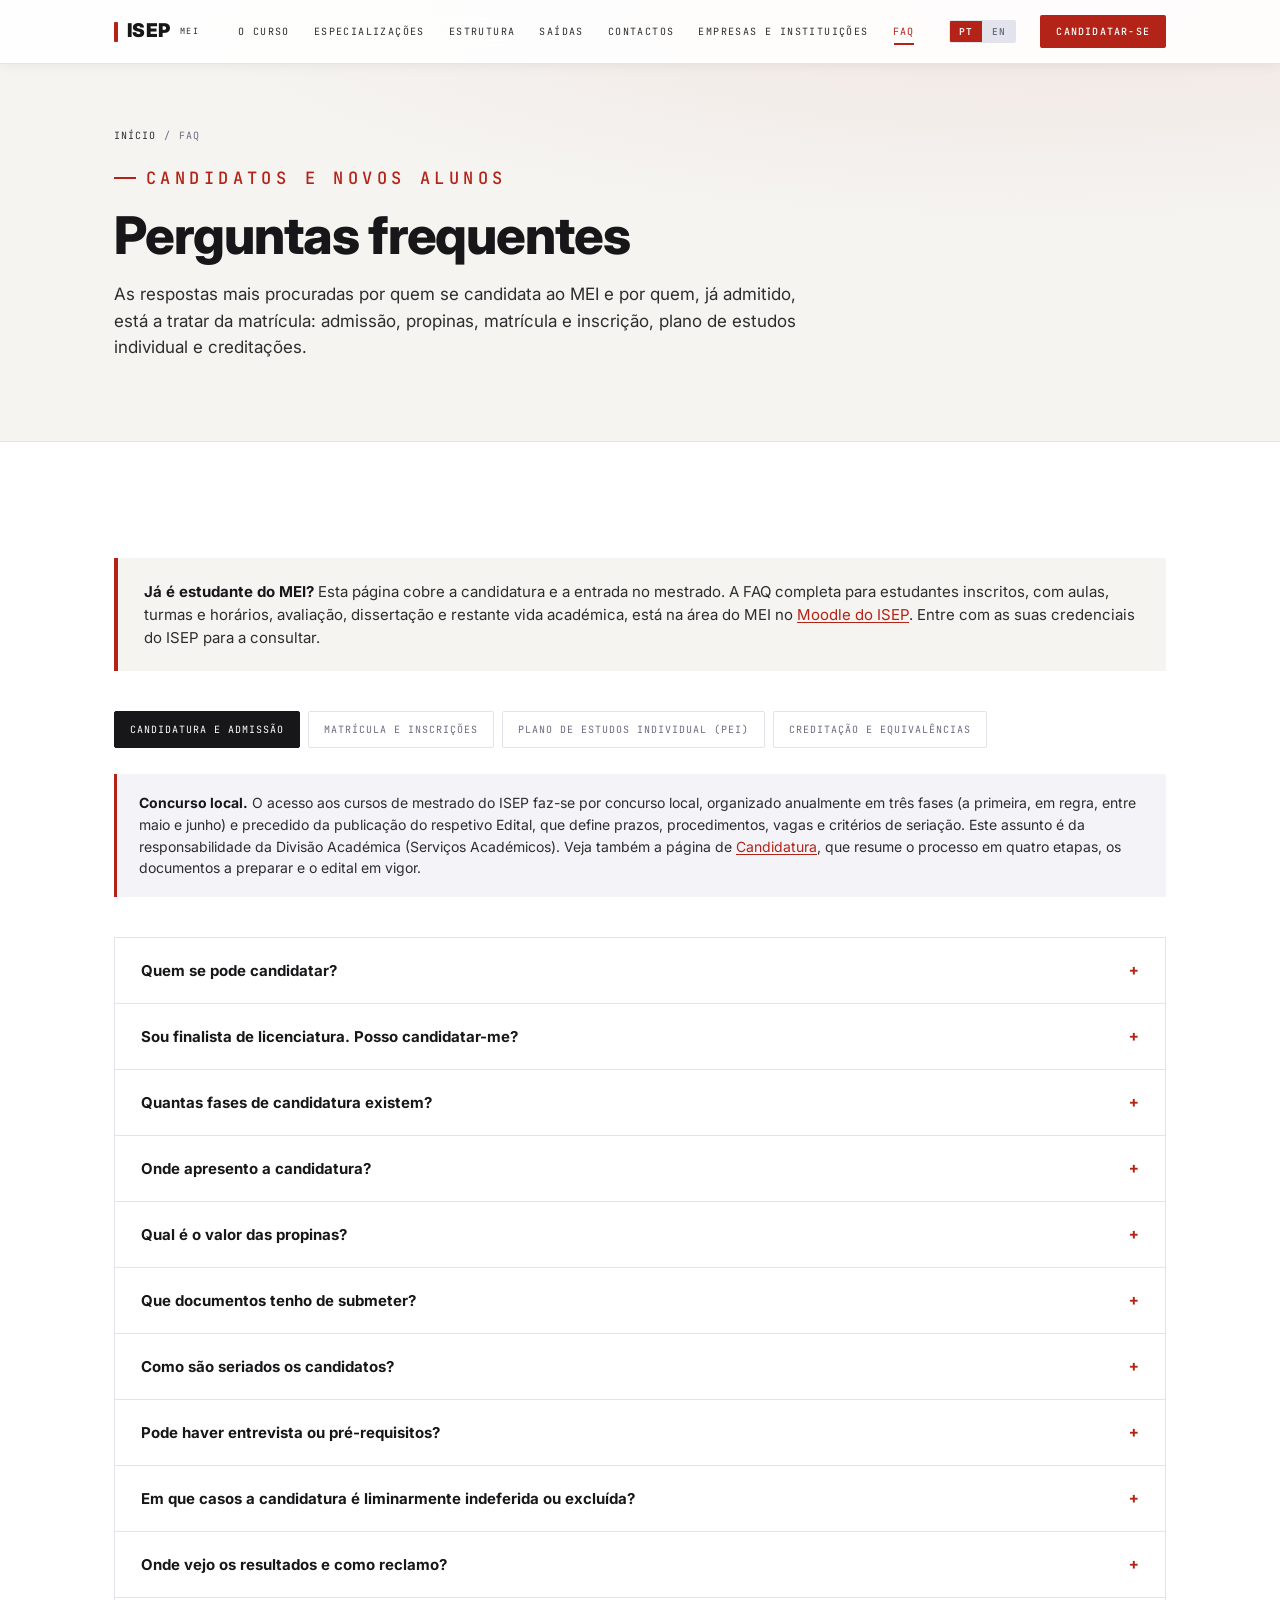
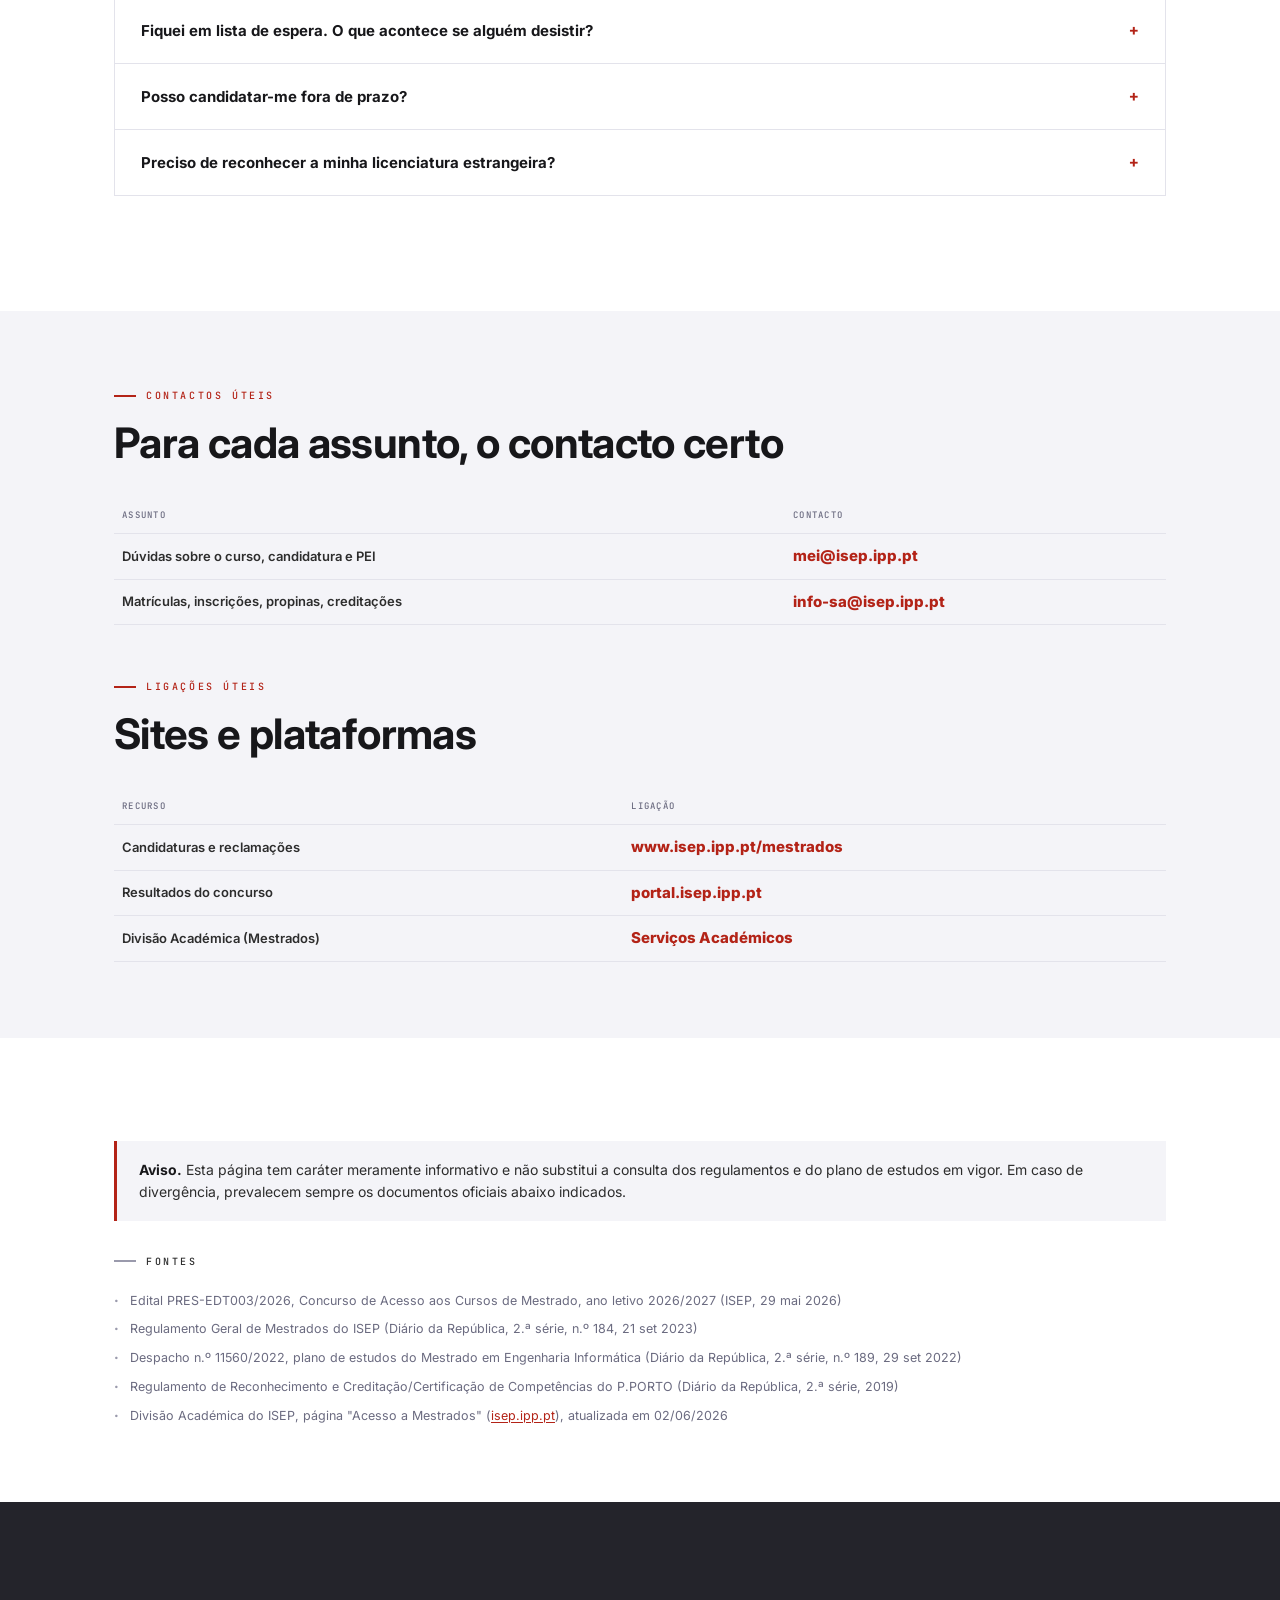
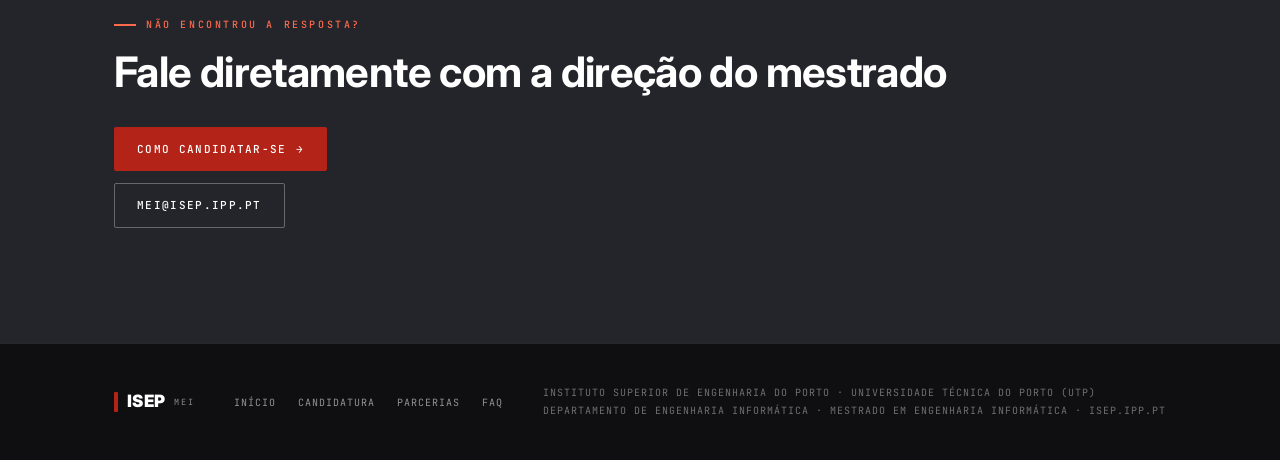
<file: faq.html>
<!DOCTYPE html>
<html lang="pt">
<head>
<meta charset="utf-8">
<meta name="viewport" content="width=device-width, initial-scale=1">
<title data-i18n="meta.faq">FAQ · MEI · ISEP</title>
<meta name="description" data-i18n-attr="content:meta.faqDesc" content="">
<link rel="icon" href="favicon.ico" sizes="32x32">
<link rel="apple-touch-icon" href="assets/apple-touch-icon.png">
<link rel="stylesheet" href="styles.css">
<link rel="stylesheet" href="site.css">
</head>
<body data-page="faq">

<div id="site-nav"></div>

<section class="subhero" id="top">
  <div class="subhero__hatch"></div>
  <div class="wrap subhero__inner">
    <div class="crumb"><a href="index.html" data-i18n="faq.crumbHome"></a><span>/</span><span data-i18n="faq.crumb"></span></div>
    <p class="eyebrow reveal in" data-i18n="faq.eyebrow"></p>
    <h1 class="reveal in" data-d="1" data-i18n="faq.h1"></h1>
    <p class="reveal in" data-d="2" data-i18n="faq.intro"></p>
  </div>
</section>

<section class="section">
  <div class="wrap">
    <div class="callout callout--lead reveal" style="margin-top:0;" data-i18n="faq.moodleNote"></div>
    <div class="faq-tabs reveal" id="faqTabs" role="tablist"></div>
    <div class="callout reveal" id="faqNote"></div>
    <div class="faq-list reveal" id="faqList"></div>
  </div>
</section>

<section class="section section--tight" id="contactos" style="background:var(--soft);">
  <div class="wrap">
    <p class="eyebrow reveal" data-i18n="faq.contactsEyebrow"></p>
    <h2 class="h-lg reveal" data-i18n="faq.contactsH2"></h2>
    <table class="ftab reveal" id="faqContactsTable" style="margin-top:32px;"></table>

    <p class="eyebrow reveal" style="margin-top:54px;" data-i18n="faq.linksEyebrow"></p>
    <h2 class="h-lg reveal" id="ligacoes" data-i18n="faq.linksH2"></h2>
    <table class="ftab reveal" id="faqLinksTable" style="margin-top:32px;"></table>
  </div>
</section>

<section class="section section--tight">
  <div class="wrap">
    <div class="callout reveal" data-i18n="faq.aviso"></div>
    <p class="eyebrow muted reveal" id="fontes" style="margin-top:32px;" data-i18n="faq.sourcesEyebrow"></p>
    <ul class="refs reveal" id="refsList"></ul>
  </div>
</section>

<section class="section closing">
  <div class="wrap">
    <p class="eyebrow reveal" data-i18n="faq.closingEyebrow"></p>
    <h2 class="h-lg reveal" style="color:#fff;" data-i18n="faq.closingH2"></h2>
    <div class="closing__cta reveal" style="margin-top:32px;border-top:0;padding-top:0;">
      <div class="closing__actions">
        <a class="btn btn--primary" href="candidatura.html"><span data-i18n="faq.closingCta"></span> <span class="arr">→</span></a>
        <a class="btn btn--ghost-light" href="mailto:mei@isep.ipp.pt">mei@isep.ipp.pt</a>
      </div>
    </div>
  </div>
</section>

<div id="site-footer"></div>

<script src="content.js"></script>
<script src="content.en.js"></script>
<script src="i18n.js"></script>
<script src="nav.js"></script>
<script src="reveal.js"></script>
<script src="faq.js"></script>
<script src="anchors.js"></script>
</body>
</html>
</file>
<file: styles.css>
/* ============================================================
   MEI · ISEP Brochure Design System
   Global entry point — consumers link THIS file only.
   Keep this file a list of @imports; no rules inline.
   ============================================================ */
@import "./css/fonts.css";
@import "./css/colors.css";
@import "./css/typography.css";
@import "./css/spacing.css";
</file>
<file: site.css>
/* ============================================================
   MEI · ISEP — Website layer
   Built on the brochure design system tokens (css/*.css via
   styles.css). This file adds web-only concerns: sticky nav,
   full-bleed hero, scroll rhythm, reveals, responsive behaviour.
   The house style is unchanged: one accent (ISEP red), mono
   eyebrows, heavy Inter display, square hairline structure.
   ============================================================ */

*, *::before, *::after { box-sizing: border-box; }

/* ---- Fluid type ------------------------------------------------------
   Every size is a clamp() that grows with the viewport, reaching the
   design's reference size at 1180px, the content max-width, and holding
   there on wider screens. Below that it scales down to 85% (90% for the
   mono label sizes, which lose legibility faster) at 360px. Desktop is
   therefore pixel-identical to before; narrow windows simply set smaller
   type instead of reflowing at breakpoints alone. */
html { scroll-behavior: smooth; -webkit-text-size-adjust: 100%; }
@media (prefers-reduced-motion: reduce) { html { scroll-behavior: auto; } }
body {
  margin: 0;
  font-family: var(--font-sans);
  color: var(--ink-700);
  background: var(--paper);
  line-height: var(--leading-body);
  -webkit-font-smoothing: antialiased;
  text-rendering: optimizeLegibility;
}
img { max-width: 100%; display: block; }
a { color: inherit; text-decoration: none; }
:focus-visible { outline: 2px solid var(--mei-red); outline-offset: 3px; }

/* ---- Shared rhythm ---- */
:root {
  --maxw: 1180px;
  --gutter: clamp(20px, 5vw, 72px);
  --nav-h: 64px;
  --sec-pad: clamp(64px, 9vw, 132px);

  /* Dark surfaces. Kept separate from --ink-900 / --stage-black, which are
     also text colours: these lift the large dark sections a step without
     lightening every heading on the page. --deep stays a step below --dark
     so cards and mats still read as nested inside a dark section. */
  --surface-dark: #24242B;
  --surface-dark-deep: #1B1B21;
  --hatch-dark-a: #33333B;
  --hatch-dark-b: #2A2A31;
}
.wrap { max-width: var(--maxw); margin: 0 auto; padding-inline: var(--gutter); }
.section { padding-block: var(--sec-pad); }
.section--tight { padding-block: clamp(48px, 6vw, 84px); }

/* ---- Eyebrow (mono kicker) ---- */
.eyebrow {
  font-family: var(--font-mono);
  font-size: clamp(9px, 8.56px + 0.12vw, 10px);
  letter-spacing: 0.26em;
  text-transform: uppercase;
  font-weight: 500;
  color: var(--mei-red);
  margin: 0 0 18px;
  display: flex;
  align-items: center;
  gap: 10px;
}
.eyebrow::before {
  content: "";
  width: 22px; height: 2px;
  background: var(--mei-red);
  display: inline-block;
}
.eyebrow.muted { color: var(--ink-500); }
.eyebrow.muted::before { background: var(--ink-300); }
.on-dark .eyebrow, .eyebrow.on-dark { color: #ff6a4d; }
.on-dark .eyebrow::before { background: #ff6a4d; }

/* ---- Headings ---- */
.h-xl { font-weight: 900; font-size: clamp(34px, 5.2vw, 60px); line-height: 1.02; letter-spacing: -0.025em; color: var(--ink-900); margin: 0; }
.h-lg { font-weight: 800; font-size: clamp(27px, 3.6vw, 42px); line-height: 1.06; letter-spacing: -0.02em; color: var(--ink-900); margin: 0; }
.h-md { font-weight: 800; font-size: clamp(20px, 2.2vw, 26px); line-height: 1.1; letter-spacing: -0.015em; color: var(--ink-900); margin: 0; }
.lead { font-size: clamp(16px, 1.5vw, 19px); line-height: 1.5; font-weight: 500; color: var(--ink-700); max-width: 56ch; }
.body { font-size: clamp(12.75px, 11.76px + 0.27vw, 15px); line-height: 1.6; color: var(--ink-500); max-width: 62ch; }
/* Grey run-in phrase opening a paragraph. Weighted so it still reads as a
   lead-in inside .body, which is already --ink-500. */
.lede { color: var(--ink-500); font-weight: 650; }
.text-accent { color: var(--mei-red); }

/* ============================================================
   NAV
   ============================================================ */
/* The bar is never transparent, in either state: over the dark hero it is a
   solid dark band with light type, and from the first light section onward it
   flips to solid paper with dark type. nav.js owns the .scrolled flip. */
.nav {
  position: fixed; top: 0; left: 0; right: 0; z-index: 100;
  height: var(--nav-h);
  display: flex; align-items: center;
  background: var(--surface-dark-deep);
  transition: background .35s ease, border-color .35s ease, box-shadow .35s ease;
  border-bottom: 1px solid rgba(255,255,255,.09);
}
.nav.scrolled {
  background: var(--paper);
  border-bottom-color: var(--line);
  box-shadow: 0 1px 12px rgba(15,15,18,.06);
}
.nav__inner { max-width: var(--maxw); margin: 0 auto; padding-inline: var(--gutter); width: 100%; display: flex; align-items: center; gap: 24px; }
.brand { display: flex; align-items: center; gap: 9px; margin-right: auto; }
.brand__bar { width: 4px; height: 20px; background: var(--mei-red); border-radius: 1px; }
.brand__isep { font-weight: 900; font-size: clamp(16.15px, 14.9px + 0.35vw, 19px); letter-spacing: .02em; color: #fff; transition: color .35s ease; }
.brand__sub { font-family: var(--font-mono); font-size: clamp(7.65px, 7.28px + 0.1vw, 8.5px); letter-spacing: .2em; text-transform: uppercase; color: rgba(255,255,255,.6); transition: color .35s ease; }
.nav.scrolled .brand__isep { color: var(--ink-900); }
.nav.scrolled .brand__sub { color: var(--ink-500); }
.nav__links { display: flex; align-items: center; gap: 4px; }
.nav__link {
  font-family: var(--font-mono); font-size: clamp(9px, 8.56px + 0.12vw, 10px); letter-spacing: .14em; text-transform: uppercase; white-space: nowrap;
  color: rgba(255,255,255,.72); padding: 8px 10px; border-radius: 2px; transition: color .25s ease, background .25s ease; position: relative;
}
.nav__link:hover { color: #fff; }
.nav.scrolled .nav__link { color: var(--ink-500); }
.nav.scrolled .nav__link:hover { color: var(--ink-900); }
.nav__link.active { color: #fff; }
.nav.scrolled .nav__link.active { color: var(--mei-red); }
.nav__link.active::after {
  content: ""; position: absolute; left: 11px; right: 11px; bottom: 2px; height: 2px; background: var(--mei-red);
}
.nav__cta {
  font-family: var(--font-mono); font-size: clamp(9px, 8.56px + 0.12vw, 10px); letter-spacing: .12em; text-transform: uppercase; font-weight: 500;
  background: var(--mei-red); color: #fff; padding: 9px 16px; border-radius: 2px; white-space: nowrap;
  transition: background .2s ease, transform .2s ease;
}
.nav__cta:hover { background: var(--mei-red-deep); transform: translateY(-1px); }
/* ---- Language switch ---- */
.langsw { display: flex; align-items: center; gap: 1px; background: rgba(255,255,255,.22); border: 1px solid rgba(255,255,255,.22); border-radius: 2px; overflow: hidden; flex: 0 0 auto; }
.langsw__b {
  font-family: var(--font-mono); font-size: clamp(8.55px, 8.13px + 0.12vw, 9.5px); letter-spacing: .12em; font-weight: 600;
  background: transparent; color: rgba(255,255,255,.72); border: 0; cursor: pointer;
  padding: 6px 9px; line-height: 1; transition: background .2s ease, color .2s ease;
}
.langsw__b:hover { color: #fff; }
.langsw__b.active { background: var(--mei-red); color: #fff; }
.nav.scrolled .langsw { background: var(--line); border-color: var(--line); }
.nav.scrolled .langsw__b { color: var(--ink-500); }
.nav.scrolled .langsw__b:hover { color: var(--ink-900); }
.nav.scrolled .langsw__b.active { background: var(--mei-red); color: #fff; }

.nav__burger { display: none; flex-direction: column; gap: 4px; background: none; border: 0; cursor: pointer; padding: 8px; }
.nav__burger span { width: 22px; height: 2px; background: #fff; transition: background .35s ease; }
.nav.scrolled .nav__burger span { background: var(--ink-900); }

/* ============================================================
   HERO (editorial dark cut)
   ============================================================ */
.hero {
  position: relative; min-height: 100svh; display: flex; align-items: flex-end;
  background: var(--surface-dark-deep); color: #fff; overflow: hidden;
  padding-top: calc(var(--nav-h) + 40px); padding-bottom: clamp(40px, 6vw, 72px);
}
.hero__hatch {
  position: absolute; inset: 0;
  background:
    radial-gradient(120% 90% at 80% 0%, rgba(179,35,23,.22), transparent 55%),
    repeating-linear-gradient(135deg, var(--hatch-dark-a) 0 18px, var(--hatch-dark-b) 18px 36px);
  opacity: .9;
}
.hero__hatch::after {
  content: ""; position: absolute; inset: 0;
  background: linear-gradient(to top, rgba(15,15,18,.96) 4%, rgba(15,15,18,.35) 55%, rgba(15,15,18,.55) 100%);
}
.hero__inner { position: relative; z-index: 2; width: 100%; max-width: var(--maxw); margin: 0 auto; padding-inline: var(--gutter); }
.hero__kicker { font-family: var(--font-mono); font-size: clamp(9.9px, 9.42px + 0.13vw, 11px); letter-spacing: .28em; text-transform: uppercase; color: rgba(255,255,255,.7); margin-bottom: 26px; display: flex; align-items: center; gap: 12px; flex-wrap: wrap; }
.hero__kicker b { color: #ff6a4d; font-weight: 500; }
.hero__mei { font-weight: 900; font-size: clamp(140px, 30vw, 440px); line-height: .78; letter-spacing: -0.05em; margin: 0 0 8px -0.04em; }
.hero__mei span { color: var(--mei-red); }
.hero__title { font-weight: 800; font-size: clamp(22px, 3.4vw, 40px); letter-spacing: -0.02em; line-height: 1.05; margin: 0 0 22px; max-width: 18ch; }
.hero__intro { font-size: clamp(15px, 1.5vw, 18px); line-height: 1.55; color: rgba(255,255,255,.8); max-width: 54ch; font-weight: 400; }
.hero__actions { display: flex; flex-wrap: wrap; gap: 14px; margin-top: 32px; }
.hero__stats {
  display: grid; grid-template-columns: repeat(4, 1fr); gap: 1px;
  margin-top: clamp(40px, 6vw, 64px); border: 1px solid rgba(255,255,255,.14); background: rgba(255,255,255,.14);
}
.hero__stat { background: rgba(15,15,18,.6); padding: 20px 22px; }
.hero__stat .n { font-weight: 900; font-size: clamp(28px, 3.4vw, 40px); letter-spacing: -.02em; line-height: 1; }
.hero__stat .l { font-family: var(--font-mono); font-size: clamp(8.1px, 7.7px + 0.11vw, 9px); letter-spacing: .14em; text-transform: uppercase; color: rgba(255,255,255,.55); margin-top: 9px; }
.scrollcue { position: absolute; left: 50%; bottom: 18px; transform: translateX(-50%); z-index: 3; font-family: var(--font-mono); font-size: clamp(7.5px, 7.28px + 0.06vw, 8px); letter-spacing: .3em; text-transform: uppercase; color: rgba(255,255,255,.5); display: flex; flex-direction: column; align-items: center; gap: 8px; }
.scrollcue .ln { width: 1px; height: 30px; background: linear-gradient(to bottom, rgba(255,255,255,.5), transparent); animation: cue 2.2s ease-in-out infinite; transform-origin: top; }
@keyframes cue { 0%,100% { transform: scaleY(.4); opacity:.4 } 50% { transform: scaleY(1); opacity:1 } }
@media (prefers-reduced-motion: reduce) { .scrollcue .ln { animation: none; } }

/* ---- Buttons ---- */
.btn { font-family: var(--font-mono); font-size: clamp(9.9px, 9.42px + 0.13vw, 11px); letter-spacing: .12em; text-transform: uppercase; font-weight: 500; padding: 13px 22px; border-radius: 2px; display: inline-flex; align-items: center; gap: 9px; cursor: pointer; border: 1px solid transparent; transition: background .2s ease, color .2s ease, transform .2s ease, border-color .2s ease; }
.btn .arr { transition: transform .2s ease; }
.btn:hover .arr { transform: translateX(3px); }
.btn--primary { background: var(--mei-red); color: #fff; }
.btn--primary:hover { background: var(--mei-red-deep); transform: translateY(-1px); }
.btn--ghost-light { background: transparent; color: #fff; border-color: rgba(255,255,255,.3); }
.btn--ghost-light:hover { border-color: #fff; background: rgba(255,255,255,.06); }
.btn--ghost { background: transparent; color: var(--ink-900); border-color: var(--line); }
.btn--ghost:hover { border-color: var(--ink-900); }
.btn--dark { background: var(--ink-900); color: #fff; }
.btn--dark:hover { background: #000; transform: translateY(-1px); }

/* ============================================================
   PILLARS
   ============================================================ */
.pillars { display: grid; grid-template-columns: repeat(4, 1fr); gap: 1px; background: var(--line); border: 1px solid var(--line); margin-top: 40px; }
.pillar { background: var(--paper); padding: 30px 26px 34px; }
.pillar__no { font-family: var(--font-mono); font-size: clamp(9px, 8.56px + 0.12vw, 10px); letter-spacing: .16em; color: var(--mei-red); margin-bottom: 18px; }
.pillar__t { font-weight: 800; font-size: clamp(14.45px, 13.33px + 0.31vw, 17px); letter-spacing: -.01em; color: var(--ink-900); margin: 0 0 10px; line-height: 1.2; }
.pillar__d { font-size: clamp(11.47px, 10.58px + 0.25vw, 13.5px); line-height: 1.55; color: var(--ink-500); margin: 0; }

/* ---- Glance strip ---- */
.glance { display: grid; grid-template-columns: repeat(4, 1fr); gap: 1px; background: var(--line); border: 1px solid var(--line); margin-top: 40px; }
.glance__cell { background: var(--soft); padding: 18px 20px; }
.glance__k { font-family: var(--font-mono); font-size: clamp(7.65px, 7.28px + 0.1vw, 8.5px); letter-spacing: .16em; text-transform: uppercase; color: var(--ink-500); margin-bottom: 7px; }
.glance__v { font-size: clamp(11.9px, 10.98px + 0.26vw, 14px); font-weight: 600; color: var(--ink-900); line-height: 1.3; }

/* ============================================================
   SPECIALIZATIONS
   ============================================================ */
.spec { background: var(--soft-warm); }
.spec__head { display: flex; justify-content: space-between; align-items: flex-end; gap: 30px; flex-wrap: wrap; }
.spec__tabs { display: flex; flex-wrap: wrap; gap: 8px; margin-top: 38px; }
.spec__tab {
  font-family: var(--font-mono); font-size: clamp(9px, 8.56px + 0.12vw, 10px); letter-spacing: .1em; text-transform: uppercase;
  display: flex; align-items: center; gap: 9px; padding: 11px 15px; border: 1px solid var(--line);
  background: var(--paper); color: var(--ink-500); border-radius: 2px; cursor: pointer; transition: all .2s ease; text-align: left;
}
.spec__tab .no { font-weight: 700; color: var(--ink-300); transition: color .2s ease; }
.spec__tab:hover { border-color: var(--ink-300); color: var(--ink-900); }
.spec__tab.active { background: var(--ink-900); border-color: var(--ink-900); color: #fff; }
.spec__tab.active .no { color: var(--mei-red); }

.spec__panel { margin-top: 30px; background: var(--paper); border: 1px solid var(--line); }
.spec__panelhead { display: grid; grid-template-columns: 1.1fr .9fr; }
.spec__intro { padding: clamp(28px, 3.5vw, 46px); }
.spec__no { font-weight: 900; font-size: clamp(54.4px, 50.19px + 1.17vw, 64px); line-height: .9; letter-spacing: -.04em; color: var(--mei-red); }
.spec__name { font-weight: 800; font-size: clamp(22px, 2.4vw, 30px); letter-spacing: -.02em; color: var(--ink-900); margin: 14px 0 16px; line-height: 1.08; }
.spec__blurb { font-size: clamp(12.32px, 11.36px + 0.27vw, 14.5px); line-height: 1.6; color: var(--ink-500); margin: 0; }
.spec__meta { display: flex; gap: 28px; margin-top: 24px; }
.spec__metaitem .n { font-weight: 900; font-size: clamp(20.4px, 18.82px + 0.44vw, 24px); color: var(--ink-900); letter-spacing: -.02em; }
.spec__metaitem .l { font-family: var(--font-mono); font-size: clamp(7.65px, 7.28px + 0.1vw, 8.5px); letter-spacing: .14em; text-transform: uppercase; color: var(--ink-500); margin-top: 4px; }
.spec__photo {
  position: relative; overflow: hidden;
  background: repeating-linear-gradient(135deg, var(--hatch-a) 0 16px, var(--hatch-b) 16px 32px);
  border-left: 1px solid var(--line); min-height: 240px;
}
.spec__photo img { position: absolute; inset: 0; width: 100%; height: 100%; object-fit: cover; }
/* The data-label caption only stands in for a missing image; once the real
   photo is there it is redundant, and it survives as the img's alt text. */
.spec__photo::after { content: attr(data-label); position: absolute; left: 18px; bottom: 16px; right: 18px; font-family: var(--font-mono); font-size: clamp(8.1px, 7.7px + 0.11vw, 9px); letter-spacing: .12em; text-transform: uppercase; color: var(--ink-300); background: rgba(255,255,255,.66); padding: 5px 9px; border-radius: 2px; }
.spec__photo.has-img::after { content: none; }

.spec__courses { border-top: 1px solid var(--line); padding: clamp(24px, 3vw, 40px); }
.spec__semgrid { display: grid; grid-template-columns: 1fr 1fr; gap: 0 clamp(28px, 4vw, 56px); }
.subsem { font-family: var(--font-mono); font-size: clamp(9px, 8.56px + 0.12vw, 10px); letter-spacing: .14em; text-transform: uppercase; color: var(--ink-900); font-weight: 700; display: flex; align-items: center; gap: 9px; margin-bottom: 4px; }
.subsem .tag { color: var(--mei-red); }
.course { display: flex; gap: 14px; align-items: flex-start; padding: 13px 0; border-top: 1px solid var(--line); }
.course__code { font-family: var(--font-mono); font-size: clamp(9px, 8.56px + 0.12vw, 10px); font-weight: 700; letter-spacing: .05em; color: var(--ink-900); flex: 0 0 64px; padding-top: 2px; }
.course__name { font-size: clamp(11.47px, 10.58px + 0.25vw, 13.5px); font-weight: 700; color: var(--ink-900); line-height: 1.25; }
.course__desc { font-size: clamp(10.2px, 9.41px + 0.22vw, 12px); line-height: 1.5; color: var(--ink-500); margin-top: 4px; }
.course__shared { display: inline-block; margin-top: 6px; font-family: var(--font-mono); font-size: clamp(7.5px, 7.28px + 0.06vw, 8px); letter-spacing: .12em; text-transform: uppercase; color: var(--mei-red); }
.course__ects { margin-left: auto; display: flex; align-items: baseline; gap: 3px; flex: 0 0 auto; }
.course__ects .n { font-weight: 900; font-size: clamp(14.45px, 13.33px + 0.31vw, 17px); letter-spacing: -.02em; color: var(--ink-900); }
.course__ects .u { font-family: var(--font-mono); font-size: clamp(7.5px, 7.28px + 0.06vw, 8px); letter-spacing: .12em; text-transform: uppercase; color: var(--ink-500); }

.spec__y2 { display: grid; grid-template-columns: 1fr 1fr; gap: 0; border-top: 1px solid var(--line); }
.spec__lab { padding: clamp(22px, 3vw, 34px); border-right: 1px solid var(--line); }
.spec__proj { padding: clamp(22px, 3vw, 34px); background: var(--soft); }
.blk-label { font-family: var(--font-mono); font-size: clamp(8.55px, 8.13px + 0.12vw, 9.5px); letter-spacing: .16em; text-transform: uppercase; color: var(--mei-red); display: flex; align-items: center; gap: 9px; margin-bottom: 16px; }
.blk-label .dot { width: 6px; height: 6px; background: var(--mei-red); border-radius: 50%; }
.proj { padding: 11px 0; border-top: 1px solid var(--line); }
.proj__t { font-size: clamp(11.05px, 10.19px + 0.24vw, 13px); font-weight: 700; color: var(--ink-900); line-height: 1.3; }
.proj__m { font-family: var(--font-mono); font-size: clamp(9px, 8.56px + 0.12vw, 10px); color: var(--ink-500); margin-top: 4px; letter-spacing: .02em; }
.spec__extra { font-size: clamp(10.2px, 9.41px + 0.22vw, 12px); color: var(--ink-500); margin-top: 14px; line-height: 1.5; }

.fifth-note { margin-top: 26px; background: var(--paper); border: 1px solid var(--line); border-left: 3px solid var(--mei-red); padding: 18px 22px; font-size: clamp(11.9px, 10.98px + 0.26vw, 14px); line-height: 1.55; color: var(--ink-700); }

/* ============================================================
   STRUCTURE
   ============================================================ */
.arc { display: grid; grid-template-columns: repeat(3, 1fr); gap: 1px; background: var(--line); border: 1px solid var(--line); margin-top: 40px; }
.arc__cell { background: var(--paper); padding: 28px 26px 32px; position: relative; }
.arc__cell.accent { background: var(--surface-dark); color: #fff; }
.arc__sem { font-family: var(--font-mono); font-size: clamp(8.1px, 7.7px + 0.11vw, 9px); letter-spacing: .16em; text-transform: uppercase; color: var(--ink-500); margin-bottom: 16px; }
.arc__cell.accent .arc__sem { color: rgba(255,255,255,.55); }
.arc__big { font-weight: 800; font-size: clamp(18.7px, 17.25px + 0.4vw, 22px); letter-spacing: -.015em; color: var(--ink-900); margin-bottom: 8px; }
.arc__cell.accent .arc__big { color: #fff; }
.arc__sub { font-size: clamp(11.05px, 10.19px + 0.24vw, 13px); line-height: 1.5; color: var(--ink-500); }
.arc__cell.accent .arc__sub { color: rgba(255,255,255,.7); }
.arc__step { position: absolute; top: 24px; right: 26px; font-family: var(--font-mono); font-size: clamp(9px, 8.56px + 0.12vw, 10px); color: var(--ink-300); }
.arc__cell.accent .arc__step { color: var(--mei-red); }

.common { margin-top: 40px; border: 1px solid var(--line); background: var(--paper); }
.common__row { display: flex; gap: 16px; align-items: flex-start; padding: 16px 22px; border-top: 1px solid var(--line); }
.common__row:first-child { border-top: 0; }
.common__code { font-family: var(--font-mono); font-size: clamp(9px, 8.56px + 0.12vw, 10px); font-weight: 700; letter-spacing: .05em; color: var(--ink-900); flex: 0 0 64px; padding-top: 2px; }
.common__name { font-size: clamp(11.9px, 10.98px + 0.26vw, 14px); font-weight: 700; color: var(--ink-900); }
.common__desc { font-size: clamp(10.62px, 9.79px + 0.23vw, 12.5px); color: var(--ink-500); line-height: 1.5; margin-top: 4px; max-width: 70ch; }
.common__ects { margin-left: auto; display: flex; align-items: baseline; gap: 3px; }
.common__ects .n { font-weight: 900; font-size: clamp(16.15px, 14.9px + 0.35vw, 19px); color: var(--ink-900); letter-spacing: -.02em; }
.common__ects .u { font-family: var(--font-mono); font-size: clamp(7.5px, 7.28px + 0.06vw, 8px); letter-spacing: .12em; text-transform: uppercase; color: var(--ink-500); }

.pace { margin-top: 40px; display: grid; grid-template-columns: 1.3fr 1fr; gap: 1px; background: var(--line); border: 1px solid var(--line); }
.pace__tablewrap { background: var(--paper); padding: 24px 26px; }
.ftab { width: 100%; border-collapse: collapse; }
.ftab th, .ftab td { text-align: left; padding: 11px 8px; border-bottom: 1px solid var(--line); font-size: clamp(11.05px, 10.19px + 0.24vw, 13px); }
.ftab thead th { font-family: var(--font-mono); font-size: clamp(8.1px, 7.7px + 0.11vw, 9px); letter-spacing: .14em; text-transform: uppercase; color: var(--ink-500); font-weight: 500; }
.ftab tbody th { font-weight: 600; color: var(--ink-700); }
.ftab tbody td { font-weight: 800; color: var(--ink-900); font-size: clamp(12.75px, 11.76px + 0.27vw, 15px); }
.ftab td.hl { color: var(--mei-red); }
.pace__note { background: var(--surface-dark); color: #fff; padding: 26px; display: flex; flex-direction: column; justify-content: center; }
.pace__sched { font-family: var(--font-mono); font-size: clamp(9.9px, 9.42px + 0.13vw, 11px); letter-spacing: .1em; text-transform: uppercase; color: #ff6a4d; margin-bottom: 14px; }
.pace__note p { font-size: clamp(11.9px, 10.98px + 0.26vw, 14px); line-height: 1.6; color: rgba(255,255,255,.78); margin: 0; }

/* ============================================================
   ACCREDITATIONS + ADVANTAGES
   ============================================================ */
/* Advantage cards: two-up hairline grid, matching .adm-two. Moved out of the
   old accreditations section, so they now sit on a light background. */
.adv { display: grid; grid-template-columns: 1fr 1fr; gap: 1px; background: var(--line); border: 1px solid var(--line); margin-top: 30px; }
.adv__card { background: var(--paper); padding: 30px 28px; }
.adv__t { font-weight: 800; font-size: clamp(15.3px, 14.11px + 0.33vw, 18px); color: var(--ink-900); margin-bottom: 10px; letter-spacing: -.01em; }
.adv__d { font-size: clamp(11.05px, 10.19px + 0.24vw, 13px); line-height: 1.6; color: var(--ink-500); }

/* ============================================================
   CAREERS
   ============================================================ */
.chips { display: flex; flex-wrap: wrap; gap: 10px; margin-top: 36px; }
.chip { font-size: clamp(11.9px, 10.98px + 0.26vw, 14px); font-weight: 600; color: var(--ink-700); background: var(--paper); border: 1px solid var(--line); border-radius: 2px; padding: 10px 16px; transition: all .2s ease; }
.chip:hover { border-color: var(--mei-red); color: var(--mei-red); transform: translateY(-2px); }
.careers__note { margin-top: 26px; font-family: var(--font-mono); font-size: clamp(9.9px, 9.42px + 0.13vw, 11px); letter-spacing: .04em; color: var(--ink-500); display: flex; align-items: center; gap: 10px; }
.careers__note::before { content: ""; width: 18px; height: 2px; background: var(--mei-red); }

/* ============================================================
   PARTNERS
   ============================================================ */
.partners { background: var(--soft); }
.partner-wall { display: grid; grid-template-columns: repeat(3, 1fr); gap: 1px; background: var(--line); border: 1px solid var(--line); margin-top: 40px; }
.partner { background: var(--paper); padding: 30px 22px; display: flex; flex-direction: column; align-items: center; text-align: center; gap: 8px; transition: background .2s ease; justify-content: center; min-height: 92px; }
.partner:hover { background: var(--soft); }
.partner__name { font-weight: 800; font-size: clamp(12.75px, 11.76px + 0.27vw, 15px); color: var(--ink-900); line-height: 1.25; }
.partner__kind { font-family: var(--font-mono); font-size: clamp(7.65px, 7.28px + 0.1vw, 8.5px); letter-spacing: .08em; text-transform: uppercase; color: var(--ink-500); }
/* "+ dezenas de outros parceiros": the wall is a selection, this closes it out. */
.partner.accent, .partner.accent:hover { background: var(--mei-red); }
.partner.accent .partner__name { color: #fff; font-weight: 900; font-size: clamp(22.1px, 20.39px + 0.48vw, 26px); letter-spacing: -.015em; line-height: 1; }
.partner.accent .partner__kind { color: rgba(255,255,255,.8); }
.sectors { margin-top: 22px; border: 1px solid var(--line); background: var(--paper); }
.sector { display: grid; grid-template-columns: 220px 1fr; gap: 22px; padding: 16px 22px; border-top: 1px solid var(--line); transition: background .2s ease; }
.sector:first-child { border-top: 0; }
.sector:hover { background: var(--soft); }
.sector__k { font-family: var(--font-mono); font-size: clamp(7.65px, 7.28px + 0.1vw, 8.5px); letter-spacing: .16em; text-transform: uppercase; color: var(--mei-red); padding-top: 4px; }
.sector__v { font-size: clamp(11.9px, 10.98px + 0.26vw, 14px); line-height: 1.55; color: var(--ink-700); }
@media (max-width: 720px) { .sector { grid-template-columns: 1fr; gap: 8px; } }

.repo { margin-top: 40px; background: var(--surface-dark); color: #fff; padding: 34px clamp(28px, 4vw, 48px); display: flex; align-items: center; gap: 28px; flex-wrap: wrap; }
.repo__n { font-weight: 900; font-size: clamp(44px, 6vw, 68px); letter-spacing: -.03em; color: var(--mei-red); line-height: .9; }
.repo__l { font-size: clamp(13.6px, 12.55px + 0.29vw, 16px); line-height: 1.4; color: rgba(255,255,255,.85); max-width: 38ch; }
.repo__url { font-family: var(--font-mono); font-size: clamp(9.9px, 9.42px + 0.13vw, 11px); letter-spacing: .1em; color: rgba(255,255,255,.5); margin-left: auto; }
.repo__url a { color: inherit; text-decoration: underline; text-underline-offset: 3px; transition: color .2s ease; }
.repo__url a:hover { color: #fff; }

/* ============================================================
   ADMISSIONS
   ============================================================ */
.branch-list { margin-top: 22px; border: 1px solid var(--line); background: var(--paper); }
.branch { display: flex; align-items: center; gap: 16px; padding: 15px 22px; border-top: 1px solid var(--line); font-weight: 700; font-size: clamp(12.75px, 11.76px + 0.27vw, 15px); color: var(--ink-900); transition: background .2s ease; }
.branch:first-child { border-top: 0; }
.branch:hover { background: var(--soft); }
.branch__no { font-family: var(--font-mono); font-size: clamp(9.9px, 9.42px + 0.13vw, 11px); color: var(--mei-red); font-weight: 700; }
.branch.dim { color: var(--ink-500); font-weight: 600; }
.callout { margin-top: 26px; background: var(--soft); border-left: 3px solid var(--mei-red); padding: 18px 22px; font-size: clamp(11.9px, 10.98px + 0.26vw, 14px); line-height: 1.55; color: var(--ink-700); }
.callout b { color: var(--ink-900); }
/* Callouts may carry real paragraphs; the page has no global p reset. */
.callout p { margin: 0 0 11px; }
.callout p:last-child { margin-bottom: 0; }
.callout a { color: var(--mei-red); text-decoration: underline; text-underline-offset: 2px; }
.callout a:hover { color: var(--mei-red-deep); }
/* Lead callout: a page-level note that has to be read before the content
   under it (used for the enrolled-students pointer on the FAQ). */
.callout--lead { margin-bottom: 40px; padding: 22px 26px; font-size: clamp(12.75px, 11.76px + 0.27vw, 15px); background: var(--soft-warm, var(--soft)); border-left-width: 4px; }
.adm-two { display: grid; grid-template-columns: 1fr 1fr; gap: 1px; background: var(--line); border: 1px solid var(--line); margin-top: 1px; }
.adm-card { background: var(--paper); padding: 28px 26px; }
.adm-card h4 { font-size: clamp(12.75px, 11.76px + 0.27vw, 15px); font-weight: 800; color: var(--ink-900); margin: 0 0 6px; }
.adm-card p { font-size: clamp(11.05px, 10.19px + 0.24vw, 13px); line-height: 1.55; color: var(--ink-500); margin: 0 0 12px; }
.adm-card ul { list-style: none; margin: 0; padding: 0; display: flex; flex-direction: column; gap: 10px; }
.adm-card li { display: flex; gap: 10px; font-size: clamp(11.05px, 10.19px + 0.24vw, 13px); line-height: 1.5; color: var(--ink-700); }
.adm-card li .b { font-family: var(--font-mono); color: var(--mei-red); font-weight: 700; flex: 0 0 auto; }
.adm-teaser { display: flex; flex-wrap: wrap; gap: 14px; margin-top: 30px; }

/* ============================================================
   COOPERATION
   Six cards on a hairline grid; the inner type reuses .pillar__*.
   ============================================================ */
.coop-wall { display: grid; grid-template-columns: repeat(3, 1fr); gap: 1px; background: var(--line); border: 1px solid var(--line); margin-top: 40px; }
.coop-card { background: var(--paper); padding: 32px 28px 36px; }
.coop-card .pillar__t { font-size: clamp(13.6px, 12.55px + 0.29vw, 16px); margin-bottom: 12px; }
.coop-card .pillar__d { font-size: clamp(11.47px, 10.58px + 0.25vw, 13.5px); }
/* Teaser strip on the homepage, pointing companies at the full page. */
.coop-teaser { margin-top: 40px; border: 1px solid var(--line); background: var(--paper); padding: 30px clamp(24px, 3vw, 34px); display: flex; align-items: center; gap: 26px; flex-wrap: wrap; }
.coop-teaser__t { font-weight: 800; font-size: clamp(17px, 15.68px + 0.37vw, 20px); letter-spacing: -.015em; color: var(--ink-900); max-width: 30ch; }
.coop-teaser__d { font-size: clamp(11.47px, 10.58px + 0.25vw, 13.5px); line-height: 1.55; color: var(--ink-500); flex: 1 1 280px; }

/* ============================================================
   CONTACT / CLOSING
   ============================================================ */
.closing { background: var(--surface-dark); color: #fff; }
.closing .eyebrow { color: #ff6a4d; }
.closing .eyebrow::before { background: #ff6a4d; }
.contact-grid { display: grid; grid-template-columns: 1fr 1fr; gap: 40px; margin-top: 42px; }
.contact-grid h4 { font-family: var(--font-mono); font-size: clamp(9px, 8.56px + 0.12vw, 10px); letter-spacing: .16em; text-transform: uppercase; color: rgba(255,255,255,.5); margin: 0 0 16px; }
.person { display: flex; flex-direction: column; gap: 2px; padding: 12px 0; border-top: 1px solid rgba(255,255,255,.12); }
.person:first-of-type { border-top: 0; }
.person .nm { font-weight: 700; font-size: clamp(13.6px, 12.55px + 0.29vw, 16px); color: #fff; }
.person .rl { font-family: var(--font-mono); font-size: clamp(7.65px, 7.28px + 0.1vw, 8.5px); letter-spacing: .16em; text-transform: uppercase; color: rgba(255,255,255,.5); margin-bottom: 2px; }
.person .em { font-family: var(--font-mono); font-size: clamp(10.2px, 9.41px + 0.22vw, 12px); color: #ff6a4d; }
.ml { display: flex; flex-direction: column; gap: 0; }
.ml__item { display: flex; justify-content: space-between; gap: 16px; padding: 12px 0; border-top: 1px solid rgba(255,255,255,.12); }
.ml__item:first-child { border-top: 0; }
.ml__lab { font-size: clamp(11.05px, 10.19px + 0.24vw, 13px); color: rgba(255,255,255,.7); }
.ml__em { font-family: var(--font-mono); font-size: clamp(10.2px, 9.41px + 0.22vw, 12px); color: #ff6a4d; }
.closing__cta { margin-top: clamp(48px, 7vw, 88px); display: flex; align-items: flex-end; justify-content: space-between; gap: 30px; flex-wrap: wrap; border-top: 1px solid rgba(255,255,255,.14); padding-top: clamp(32px, 4vw, 52px); }
.closing__big { font-weight: 900; font-size: clamp(44px, 8vw, 104px); line-height: .85; letter-spacing: -.04em; }
.closing__big span { color: var(--mei-red); }
.closing__actions { display: flex; flex-direction: column; gap: 12px; align-items: flex-start; }

/* ============================================================
   FOOTER
   ============================================================ */
.footer { background: var(--surface-dark-deep); color: rgba(255,255,255,.6); padding: 40px 0; border-top: 1px solid rgba(255,255,255,.1); }
.footer__inner { display: flex; justify-content: space-between; align-items: center; gap: 24px; flex-wrap: wrap; }
.footer__brand { display: flex; align-items: center; gap: 9px; }
.footer__links { display: flex; gap: 22px; }
.footer__links a { font-family: var(--font-mono); font-size: clamp(9px, 8.56px + 0.12vw, 10px); letter-spacing: .1em; text-transform: uppercase; color: rgba(255,255,255,.55); transition: color .2s ease; }
.footer__links a:hover { color: #fff; }
.footer__meta { font-family: var(--font-mono); font-size: clamp(9px, 8.56px + 0.12vw, 10px); letter-spacing: .1em; text-transform: uppercase; color: rgba(255,255,255,.4); line-height: 1.8; }

/* ============================================================
   REVEAL ANIMATION
   ============================================================ */
@media (prefers-reduced-motion: no-preference) {
  .reveal { opacity: 0; transform: translateY(22px); transition: opacity .7s cubic-bezier(.2,.7,.2,1), transform .7s cubic-bezier(.2,.7,.2,1); }
  .reveal.in { opacity: 1; transform: none; }
  .reveal[data-d="1"] { transition-delay: .08s; }
  .reveal[data-d="2"] { transition-delay: .16s; }
  .reveal[data-d="3"] { transition-delay: .24s; }
}

/* ============================================================
   RESPONSIVE
   ============================================================ */
@media (max-width: 1000px) {
  .pillars, .glance, .partner-wall, .arc, .coop-wall { grid-template-columns: repeat(2, 1fr); }
  .spec__panelhead { grid-template-columns: 1fr; }
  .spec__photo { min-height: 180px; border-left: 0; border-top: 1px solid var(--line); }
  .pace { grid-template-columns: 1fr; }
}
@media (max-width: 720px) {
  .nav__links { display: none; }
  .nav__links.open {
    display: flex; flex-direction: column; align-items: stretch; gap: 0;
    position: absolute; top: var(--nav-h); left: 0; right: 0;
    background: var(--paper);
    border-bottom: 1px solid var(--line); padding: 8px var(--gutter) 16px;
    box-shadow: 0 12px 24px rgba(15,15,18,.10);
  }
  .nav__links.open .nav__link { color: var(--ink-700); padding: 13px 4px; border-bottom: 1px solid var(--line); }
  .nav__links.open .nav__link.active { color: var(--mei-red); }
  .nav__links.open .nav__link.active::after { display: none; }
  .nav__burger { display: flex; }
  .nav__cta { display: none; }
  .spec__semgrid, .spec__y2, .adm-two, .contact-grid, .adv { grid-template-columns: 1fr; }
  .spec__lab { border-right: 0; border-bottom: 1px solid var(--line); }
  .hero__stats { grid-template-columns: repeat(2, 1fr); }
  .repo__url { margin-left: 0; width: 100%; }
}
@media (max-width: 460px) {
  .pillars, .glance, .partner-wall, .arc, .coop-wall, .hero__stats { grid-template-columns: 1fr; }
}

/* ============================================================
   SUBPAGE HEADER (Candidatura, FAQ)
   ============================================================ */
.subhero {
  background: var(--surface-dark-deep); color: #fff; position: relative; overflow: hidden;
  padding: calc(var(--nav-h) + 64px) 0 64px;
}
.subhero__hatch {
  position: absolute; inset: 0;
  background: radial-gradient(120% 90% at 80% 0%, rgba(179,35,23,.2), transparent 55%), repeating-linear-gradient(135deg, var(--hatch-dark-a) 0 18px, var(--hatch-dark-b) 18px 36px);
}
.subhero__inner { position: relative; z-index: 1; }
.subhero .eyebrow { color: #ff6a4d; }
.subhero .eyebrow::before { background: #ff6a4d; }
.subhero h1 { font-weight: 900; font-size: clamp(32px, 4.6vw, 52px); letter-spacing: -.025em; line-height: 1.04; margin: 0; color: #fff; }
.subhero p { font-size: clamp(15px, 1.4vw, 17px); line-height: 1.55; color: rgba(255,255,255,.78); max-width: 62ch; margin-top: 18px; }
.crumb { display: flex; align-items: center; gap: 8px; font-family: var(--font-mono); font-size: clamp(9px, 8.56px + 0.12vw, 10px); letter-spacing: .1em; text-transform: uppercase; color: rgba(255,255,255,.45); margin-bottom: 22px; }
.crumb a { color: rgba(255,255,255,.7); transition: color .2s ease; }
.crumb a:hover { color: #fff; }

/* ============================================================
   STEPS TIMELINE (Candidatura)
   ============================================================ */
.steps-list { margin-top: 40px; border: 1px solid var(--line); background: var(--paper); }
.step-row { display: flex; gap: 24px; padding: 26px 28px; border-top: 1px solid var(--line); }
.step-row:first-child { border-top: 0; }
.step-row__no { font-weight: 900; font-size: clamp(25.5px, 23.52px + 0.55vw, 30px); letter-spacing: -.02em; color: var(--mei-red); flex: 0 0 56px; }
.step-row__t { font-weight: 800; font-size: clamp(14.45px, 13.33px + 0.31vw, 17px); color: var(--ink-900); margin-bottom: 8px; }
.step-row__d { font-size: clamp(11.47px, 10.58px + 0.25vw, 13.5px); line-height: 1.55; color: var(--ink-500); max-width: 68ch; }
.step-row .callout { margin-top: 16px; max-width: 68ch; }
.step-row .callout + .callout { margin-top: 10px; }

/* ============================================================
   FAQ ACCORDION
   ============================================================ */
.faq-list { margin-top: 40px; border: 1px solid var(--line); background: var(--paper); }
.faq-tabs { display: flex; flex-wrap: wrap; gap: 8px; }
.ftab a { color: var(--mei-red); }
.ftab a:hover { color: var(--mei-red-deep); }
.refs { list-style: none; margin: 22px 0 0; padding: 0; display: flex; flex-direction: column; gap: 10px; }
.refs li { font-size: clamp(10.62px, 9.79px + 0.23vw, 12.5px); line-height: 1.5; color: var(--ink-500); padding-left: 16px; position: relative; }
.refs li::before { content: "\00b7"; position: absolute; left: 0; color: var(--ink-300); font-weight: 900; }
.refs a { color: var(--mei-red); text-decoration: underline; text-underline-offset: 2px; }
.refs a:hover { color: var(--mei-red-deep); }
.faq-item { border-top: 1px solid var(--line); }
.faq-item:first-child { border-top: 0; }
.faq-q {
  width: 100%; display: flex; align-items: center; justify-content: space-between; gap: 20px;
  background: none; border: 0; cursor: pointer; text-align: left; padding: 22px 26px; font-family: var(--font-sans);
  font-size: clamp(12.75px, 11.76px + 0.27vw, 15px); font-weight: 700; color: var(--ink-900);
}
.faq-q:hover { color: var(--mei-red); }
.faq-q__tools { display: flex; align-items: center; gap: 14px; flex: 0 0 auto; }
/* Permalink handle: quiet until the row is hovered or it takes focus. */
.faq-link {
  font-family: var(--font-mono); font-size: clamp(11.05px, 10.19px + 0.24vw, 13px); font-weight: 700; line-height: 1;
  color: var(--ink-300); text-decoration: none; padding: 2px 4px; border-radius: 2px;
  opacity: 0; transition: opacity .2s ease, color .2s ease, background .2s ease;
}
.faq-item:hover .faq-link, .faq-link:focus-visible { opacity: 1; }
.faq-link:hover { color: var(--mei-red); background: var(--soft); }
.faq-link.copied { opacity: 1; color: var(--mei-red); }
.faq-link.copied::after { content: " \2713"; }
@media (hover: none) { .faq-link { opacity: .6; } }
.faq-q .plus { font-family: var(--font-mono); font-size: clamp(13.6px, 12.55px + 0.29vw, 16px); color: var(--mei-red); flex: 0 0 auto; transition: transform .25s ease; }
.faq-item.open .faq-q .plus { transform: rotate(45deg); }
.faq-a { max-height: 0; overflow: hidden; transition: max-height .3s ease; }
.faq-a__inner { padding: 0 26px 24px; font-size: clamp(11.47px, 10.58px + 0.25vw, 13.5px); line-height: 1.6; color: var(--ink-500); max-width: 70ch; }
/* Answers carry real markup (paragraphs, step lists, e-mail links). */
.faq-a__inner p { margin: 0 0 11px; }
.faq-a__inner p:last-child { margin-bottom: 0; }
.faq-a__inner ul, .faq-a__inner ol { margin: 11px 0 0; padding-left: 20px; display: flex; flex-direction: column; gap: 7px; }
.faq-a__inner ul { list-style: none; padding-left: 0; }
.faq-a__inner ul > li { position: relative; padding-left: 16px; }
.faq-a__inner ul > li::before { content: ""; position: absolute; left: 0; top: 8px; width: 5px; height: 1px; background: var(--mei-red); }
.faq-a__inner li:last-child { margin-bottom: 0; }
.faq-a__inner b { color: var(--ink-900); font-weight: 700; }
.faq-a__inner a { color: var(--mei-red); text-decoration: underline; text-underline-offset: 2px; }
.faq-a__inner a:hover { color: var(--mei-red-deep); }

@media (max-width: 720px) {
  .step-row { gap: 16px; padding: 20px; }
  .step-row__no { font-size: 22px; flex: 0 0 40px; }
}

/* ============================================================
   LIGHT VARIANT — the site default
   ============================================================
   Merged in from the former site-light.css. Same design system
   tokens, same structure; what changes is the value distribution:
   the dark stage cuts become paper and warm soft, ink carries the
   contrast, and ISEP red does more of the signalling. Display
   weights drop one step so the page reads calmer.

   Scoped on :root rather than a body class so it applies with no
   opt-in, while keeping the exact specificity (0,1,0 prefix) the
   variant was authored with — every rule below still lands as a
   deliberate override of the block above it, not a coincidence of
   source order. To restore the dark cut, delete this section.

   Deliberately NOT converted: .closing, .footer and .subhero stay
   dark, anchoring the page bottom and the subpage headers.
   ============================================================ */

/* ---- Type: one step lighter, slightly looser tracking ---- */
:root .h-xl { font-weight: 800; letter-spacing: -.02em; }
:root .h-lg { font-weight: 700; letter-spacing: -.015em; }
:root .h-md { font-weight: 700; }
:root .lead { font-weight: 450; color: var(--ink-700); }
:root .body { color: var(--ink-700); }

/* ============================================================
   NAV — solid and light from the top (no dark hero beneath)
   ============================================================ */
:root .nav,
:root .nav.scrolled {
  background: rgba(255,255,255,.88);
  backdrop-filter: saturate(1.4) blur(14px);
  -webkit-backdrop-filter: saturate(1.4) blur(14px);
  border-bottom-color: var(--line);
}
:root .nav .brand__isep { color: var(--ink-900); }
:root .nav .brand__sub { color: var(--ink-700); }
:root .nav .nav__link { color: var(--ink-700); }
:root .nav .nav__link:hover { color: var(--ink-900); }
:root .nav .nav__link.active { color: var(--mei-red); }
:root .nav .nav__burger span { background: var(--ink-900); }
/* The bar is light in BOTH states now, so the language switch needs its
   .scrolled treatment from the top — its unscrolled skin is white-on-white. */
:root .nav .langsw { background: var(--line); border-color: var(--line); }
:root .nav .langsw__b { color: var(--ink-500); }
:root .nav .langsw__b:hover { color: var(--ink-900); }
:root .nav .langsw__b.active { background: var(--mei-red); color: #fff; }

/* ============================================================
   HERO — paper instead of near-black
   ============================================================ */
:root .hero {
  background: var(--soft-warm);
  color: var(--ink-900);
  min-height: auto;
  padding-top: calc(var(--nav-h) + clamp(56px, 8vw, 104px));
  padding-bottom: clamp(56px, 8vw, 96px);
  align-items: flex-start;
}
:root .hero__hatch {
  background: radial-gradient(120% 90% at 82% 0%, rgba(179,35,23,.07), transparent 58%);
  opacity: 1;
}
:root .hero__hatch::after { display: none; }
:root .hero__kicker { color: var(--ink-700); }
:root .hero__kicker b { color: var(--mei-red); }
:root .hero__mei { font-weight: 800; letter-spacing: -.045em; font-size: clamp(112px, 22vw, 300px); }
:root .hero__title { font-weight: 700; color: var(--ink-900); }
:root .hero__intro { color: var(--ink-700); }
:root .hero__stats {
  border-color: var(--line);
  background: var(--line);
}
:root .hero__stat { background: var(--paper); }
:root .hero__stat .n { color: var(--ink-900); }
:root .hero__stat .l { color: var(--ink-700); }
:root .hero .btn--ghost-light { color: var(--ink-900); border-color: var(--line); }
:root .hero .btn--ghost-light:hover { border-color: var(--ink-900); background: rgba(0,0,0,.03); }
:root .scrollcue { display: none; }

/* ============================================================
   SUBPAGE HEADER — same conversion as the hero, so Candidatura,
   Cooperação and FAQ open on paper like the homepage does.
   The hairline is load-bearing: Cooperação's first section is
   itself --soft-warm, so without it the header and that section
   would run together as one undivided block.
   ============================================================ */
:root .subhero {
  background: var(--soft-warm);
  color: var(--ink-900);
  border-bottom: 1px solid var(--line);
}
:root .subhero__hatch {
  background: radial-gradient(120% 90% at 82% 0%, rgba(179,35,23,.07), transparent 58%);
}
:root .subhero .eyebrow { color: var(--mei-red); }
:root .subhero .eyebrow::before { background: var(--mei-red); }
:root .subhero h1 { font-weight: 800; letter-spacing: -.02em; color: var(--ink-900); }
:root .subhero p { color: var(--ink-700); }
:root .crumb { color: var(--ink-500); }
:root .crumb a { color: var(--ink-700); }
:root .crumb a:hover { color: var(--ink-900); }

/* ============================================================
   STRUCTURE — the accent cell becomes a red-marked paper cell
   ============================================================ */
:root .arc__cell.accent { background: var(--paper); box-shadow: inset 0 3px 0 var(--mei-red); }
:root .arc__cell.accent .arc__sem { color: var(--ink-700); }
:root .arc__cell.accent .arc__big { color: var(--mei-red); }
:root .arc__cell.accent .arc__sub { color: var(--ink-700); }

/* ============================================================
   ACCREDITATIONS — light section, hairline cards
   Dormant: the site dropped the accreditations section (see the
   note in render.js) and site.css has no base .accred rules, so
   nothing below matches today. Kept for when the section returns.
   ============================================================ */
:root .accred { background: var(--soft); color: var(--ink-700); }
:root .accred .lead { color: var(--ink-700); }
:root .accred .eyebrow { color: var(--mei-red); }
:root .accred .eyebrow::before { background: var(--mei-red); }
:root .accred__grid { background: var(--line); border-color: var(--line); }
:root .accred__card { background: var(--paper); }
:root .accred__abbr { color: var(--ink-900); }
:root .accred__region { color: var(--mei-red); }
:root .accred__name { color: var(--ink-900); }
:root .accred__desc { color: var(--ink-700); }
:root .adv { background: var(--line); border-color: var(--line); }
:root .adv__card { background: var(--paper); }
:root .adv__t { color: var(--ink-900); }
:root .adv__d { color: var(--ink-700); }

/* ============================================================
   PARTNERS — repo block goes light with a red numeral
   ============================================================ */
:root .partners { background: var(--paper); }
:root .repo { background: var(--soft-warm); color: var(--ink-700); border: 1px solid var(--line); }
:root .repo__l { color: var(--ink-700); }
:root .repo__url { color: var(--ink-700); }

/* ============================================================
   CLOSING / CONTACTS — stays dark in the light variant,
   pairing with the footer to anchor the page bottom.
   The light page strips the inline white on section headings,
   so restore it for the dark closing block.
   ============================================================ */
:root .closing .h-lg { color: #fff; }

:root .glance__k { color: var(--ink-700); }
:root .glance__cell { background: var(--paper); }
:root .pillar__d { color: var(--ink-700); }
:root .spec__blurb { color: var(--ink-700); }
:root .course__desc { color: var(--ink-700); }
:root .common__desc { color: var(--ink-700); }
:root .proj__m { color: var(--ink-700); }
:root .spec__extra { color: var(--ink-700); }
:root .spec__metaitem .l { color: var(--ink-700); }
:root .subsem { color: var(--ink-900); }
:root .course__ects .u,
:root .common__ects .u { color: var(--ink-700); }
:root .chip { color: var(--ink-900); }
:root .careers__note { color: var(--ink-700); }
:root .partner__kind { color: var(--ink-700); }
:root .callout { color: var(--ink-700); }
:root .arc__sem { color: var(--ink-700); }
:root .arc__sub { color: var(--ink-700); }
:root .arc__step { color: var(--ink-500); }
:root .eyebrow.muted { color: var(--ink-700); }

/* ============================================================
   FOOTER — stays dark in the light variant, as an anchor.
   ============================================================ */
:root .footer { background: var(--stage-black); border-top: 1px solid rgba(255,255,255,.1); color: rgba(255,255,255,.6); }

/* ---- Section anchor links (anchors.js) ----------------------------
   Hover-revealed "#" beside every anchorable heading, matching the
   per-question link on the FAQ. Headings that are anchor targets in
   their own right need scroll-margin so the sticky nav does not cover
   them on arrival; whole sections already clear it with their padding. */
.section h2[id], .section .eyebrow[id] { scroll-margin-top: calc(var(--nav-h) + 24px); }
.anchor-host { position: relative; }
.anchor-link {
  display: inline-block; margin-left: 10px; vertical-align: middle;
  font-family: var(--font-mono); font-size: clamp(11.05px, 10.19px + 0.24vw, 13px); font-weight: 700; line-height: 1;
  color: var(--ink-300); text-decoration: none; padding: 3px 5px; border-radius: 2px;
  opacity: 0; transition: opacity .2s ease, color .2s ease, background .2s ease;
}
.eyebrow .anchor-link { font-size: clamp(9.9px, 9.42px + 0.13vw, 11px); margin-left: 2px; }
.anchor-host:hover .anchor-link, .anchor-link:focus-visible { opacity: 1; }
.anchor-link:hover { color: var(--mei-red); background: var(--soft); }
.anchor-link.copied { opacity: 1; color: var(--mei-red); }
.anchor-link.copied::after { content: " \2713"; }
/* Dark sections: the faint ink grey would disappear against them. */
.closing .anchor-link, .subhero .anchor-link { color: rgba(255,255,255,.45); }
.closing .anchor-link:hover, .subhero .anchor-link:hover { color: #fff; background: rgba(255,255,255,.12); }
.closing .anchor-link.copied, .subhero .anchor-link.copied { color: #fff; }
/* Touch: no hover to reveal it, so keep it permanently visible but quiet. */
@media (hover: none) { .anchor-link { opacity: .55; } }
</file>
